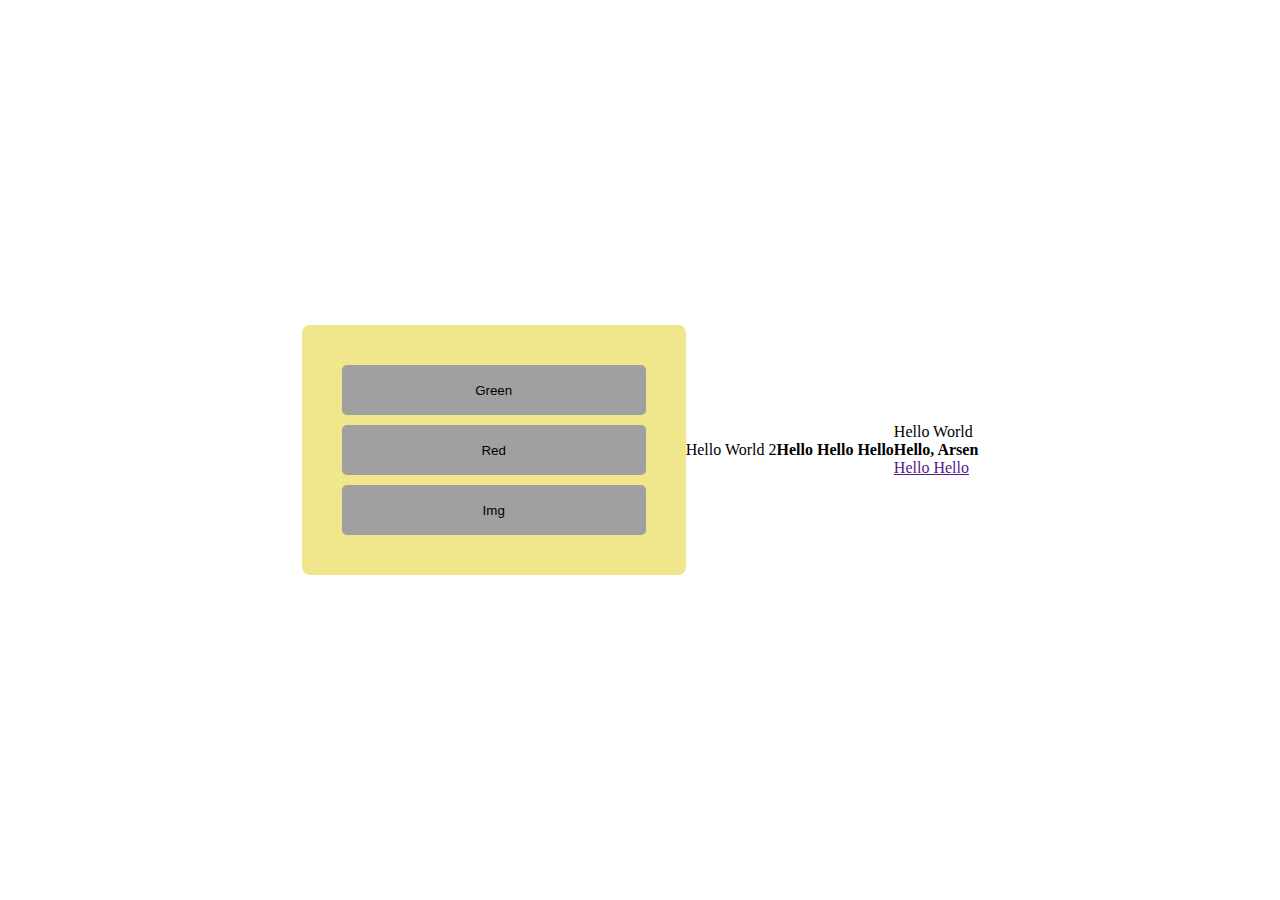
<file: Project 10/index.html>
<!DOCTYPE html>
<html lang="en">
<head>
    <meta charset="UTF-8">
    <meta http-equiv="X-UA-Compatible" content="IE=edge">
    <meta name="viewport" content="width=device-width, initial-scale=1.0">
    <title>Document</title>
    <link rel="stylesheet" href="./style.css">
</head>
<body>
    <main>
        <button class="item" id="green">Green</button>  <!-- нашли Green. И хотим узнать, кто стоит перед ней. Кнопка.previousSibling -->
        <button class="item" id="red">Red</button>
        <button class="item" id="img">Img</button>
    </main>

    <p class="text">Hello World 2</p>
    <h4 class="title">Hello Hello Hello</h4>

    <div class="item-1"> 
        <p class="text">Hello World</p>
        <h4 class="title">Hello, Arsen</h4>
        <a href="">Hello Hello</a>
    </div>

        

    <script src="./script.js"></script>
</body>
</html>
</file>
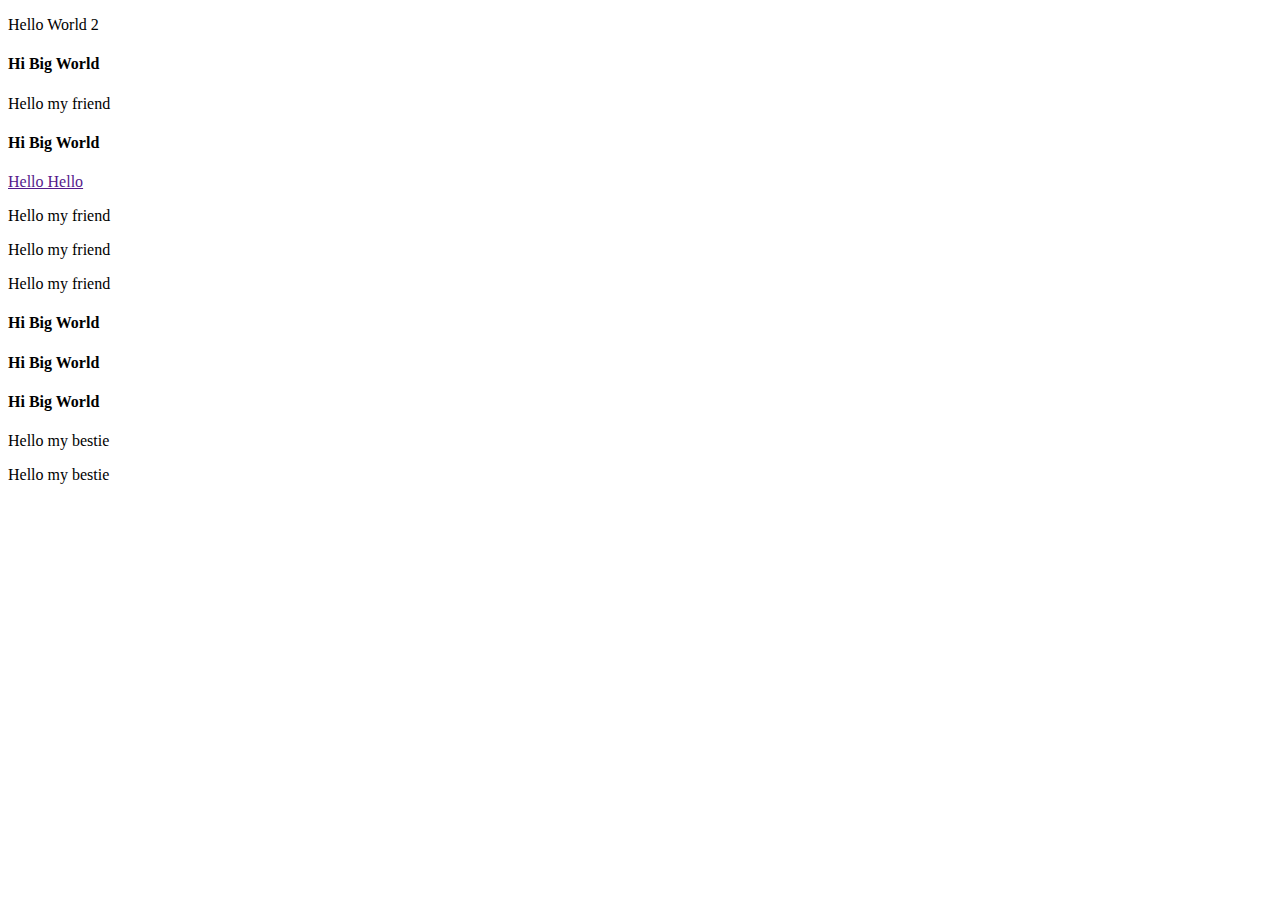
<file: Project 11/index.html>
<!DOCTYPE html>
<html lang="en">
<head>
    <meta charset="UTF-8">
    <meta http-equiv="X-UA-Compatible" content="IE=edge">
    <meta name="viewport" content="width=device-width, initial-scale=1.0">
    <title>Document</title>
</head>
<body>
    
    <p class="text">Hello World 2</p>
    <h4 class="title">Hello Hello Hello</h4>

    <div class="item-1"> 
        <p class="text">Hello World</p>
        <h4 class="title">Hello, Arsen</h4>
        <a href="">Hello Hello</a>
        <p class="text">Hello World</p>
        <p class="text">Hello World</p>
        <p class="text">Hello World</p>
    </div>

    <h4 class="title">Hello, Ruslan</h4>
    <h4 class="title">Hello, Arsen</h4>
    <h4 class="title">Hello, Alena</h4>

    <div class="item-2">
        <p class="text">Hello World</p>
        <p class="text">Hello World</p>
    </div>

    <script src="./script.js"></script>
</body>
</html>
</file>
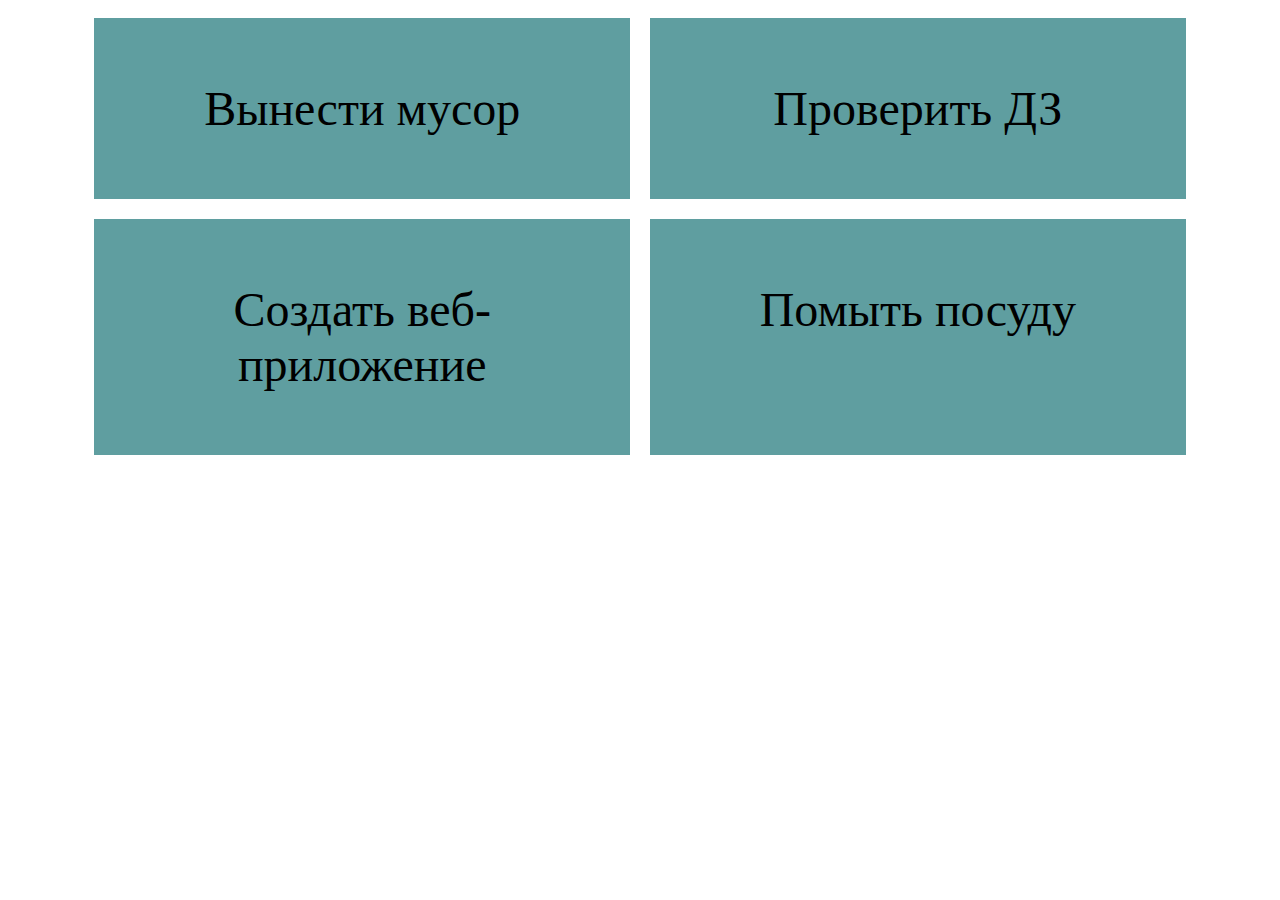
<file: project 14/index.html>
<!DOCTYPE html>
<html lang="en">
<head>
    <meta charset="UTF-8">
    <meta http-equiv="X-UA-Compatible" content="IE=edge">
    <meta name="viewport" content="width=device-width, initial-scale=1.0">
    <title>Document</title>
    <link rel="stylesheet" href="./style.css">
</head>
<body>
    <main class="main block">
        
    </main>


    <script src="./script.js"></script>
</body>
</html>
</file>
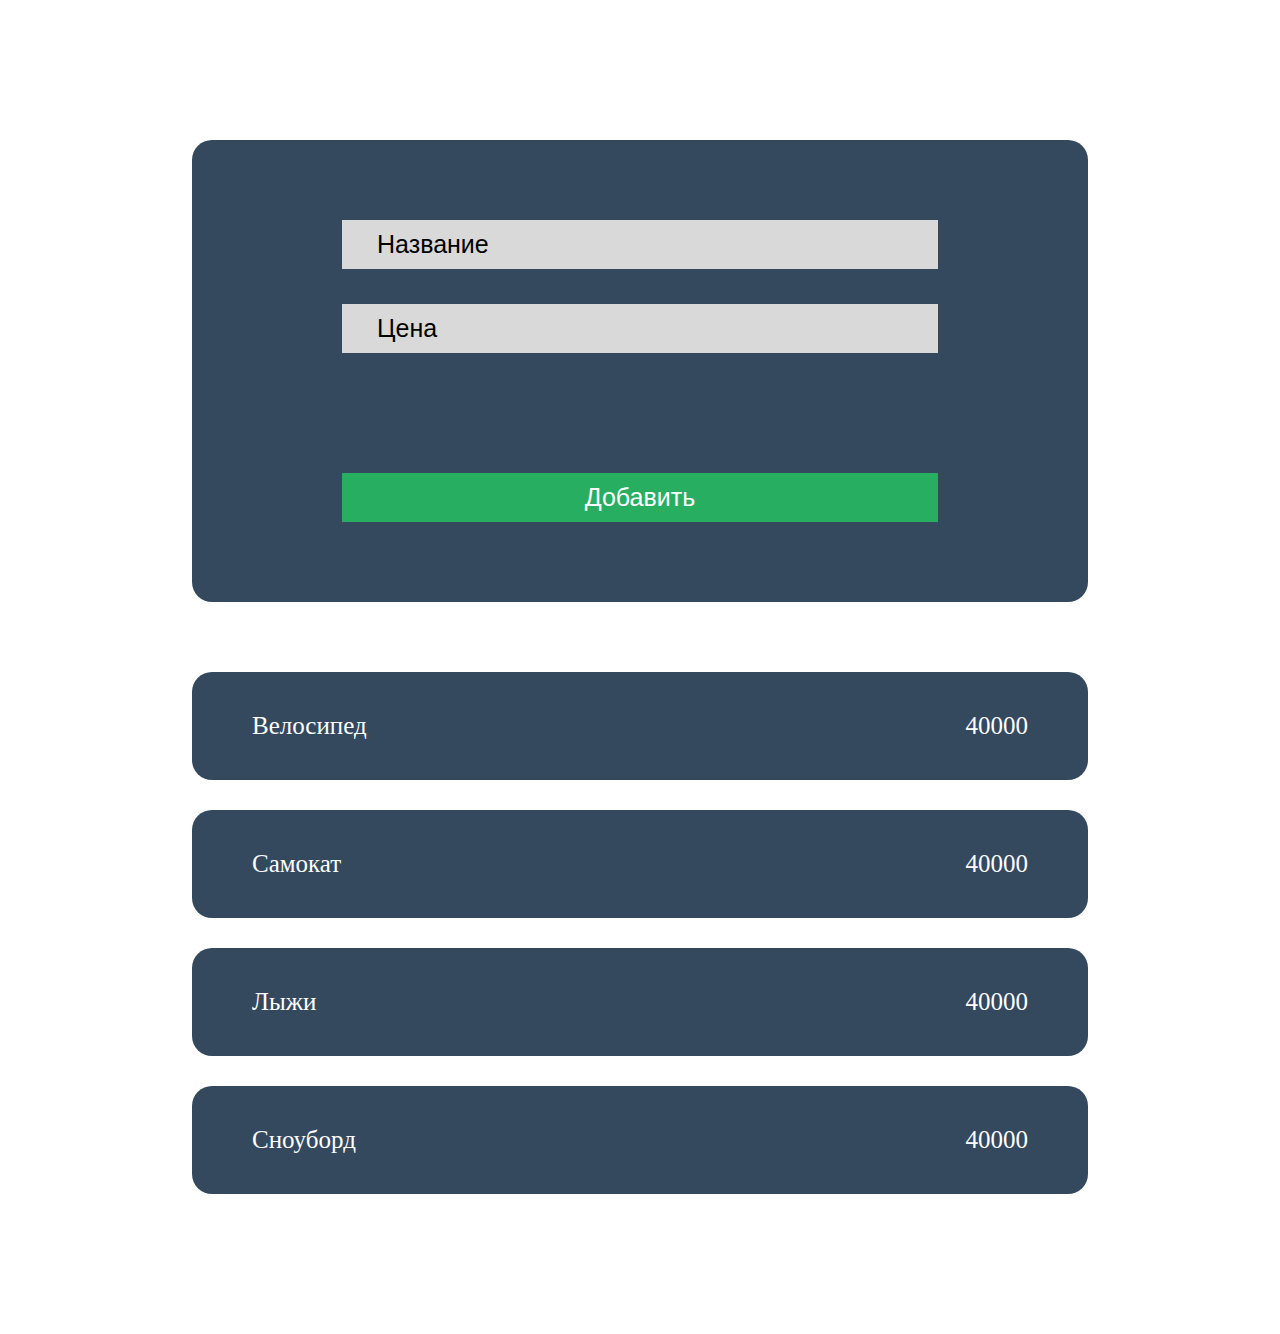
<file: project 15/index.html>
<!DOCTYPE html>
<html lang="en">
<head>
    <meta charset="UTF-8">
    <meta http-equiv="X-UA-Compatible" content="IE=edge">
    <meta name="viewport" content="width=, initial-scale=1.0">
    <title>Shop</title>
    <link rel="stylesheet" href="./style.css">
</head>
<body>
    <main>
        <div class="form-wrapper">
            <form class="product-form">
            <input type="text" placeholder="Название" name = "product-name" required>
            <input type="number" placeholder="Цена" name="product-price" required id="">
            <input type="submit" placeholder="" value="Добавить">
        </form>
        </div>
        
        <div class="products-wrapper">
         
   
    </div>

    </main>
    <script src="./script.js"></script>
</body>
</html>
</file>
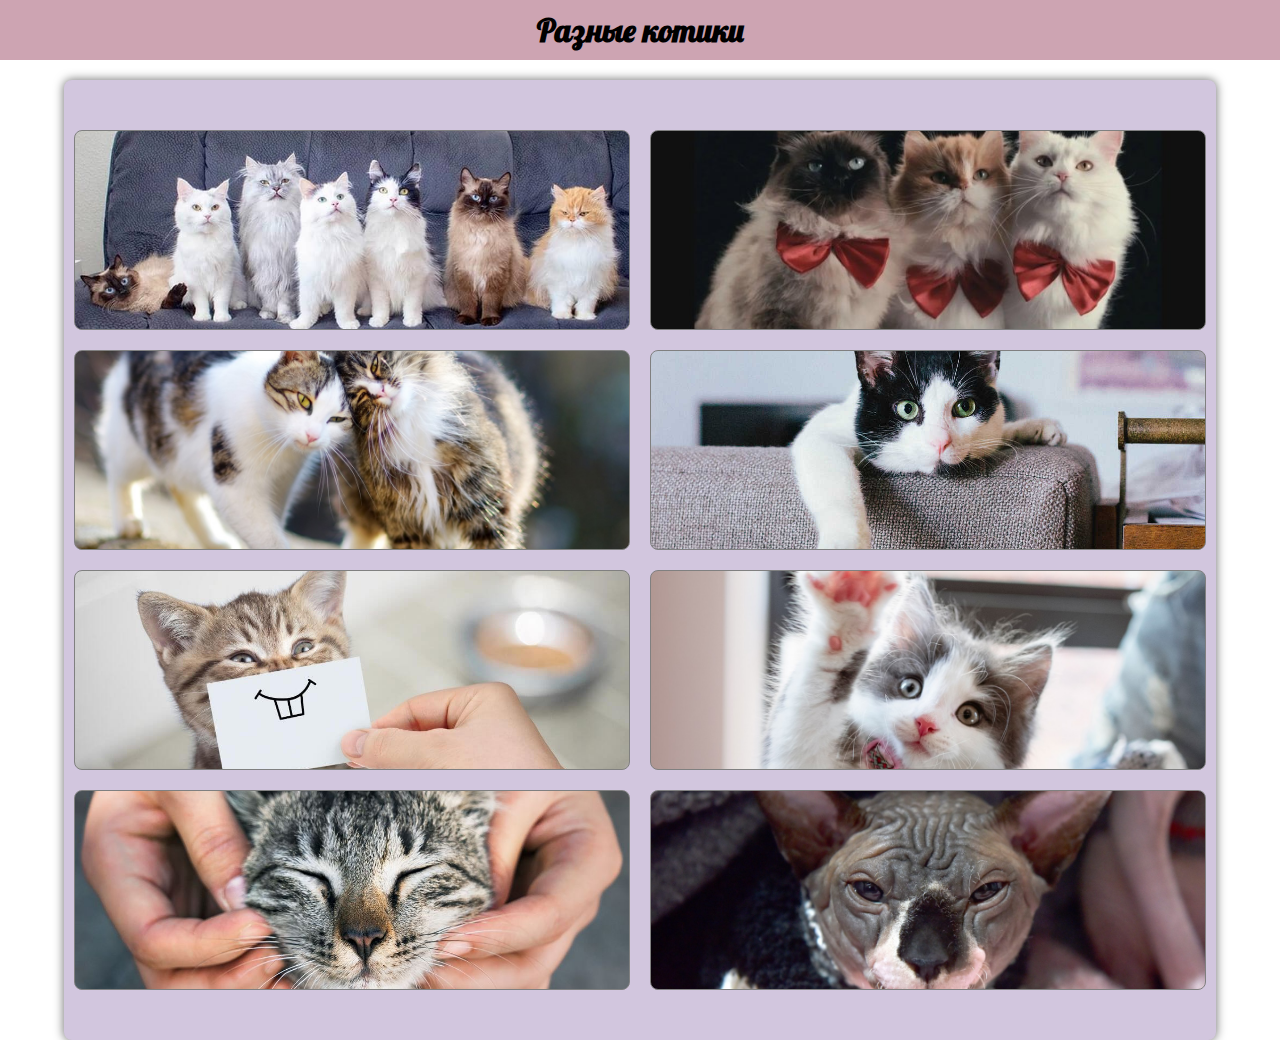
<file: Project 2/index.html>
<!DOCTYPE html>
<html lang="en">
<head>
    <meta charset="UTF-8">
    <meta http-equiv="X-UA-Compatible" content="IE=edge">
    <meta name="viewport" content="width=device-width, initial-scale=1.0">
    <title>Document</title>
    <link rel="preconnect" href="https://fonts.googleapis.com">
    <link rel="preconnect" href="https://fonts.gstatic.com" crossorigin>
    <link href="https://fonts.googleapis.com/css2?family=Lobster&display=swap" rel="stylesheet">
    <link rel="stylesheet" href="./style/style.css">
    <link rel="stylesheet" href="./media.css">
</head>
<body>
    <header>
        <h1>Разные котики</h1>
    </header>
    <main>
        <div class="item-1"></div>
        <div class="item-2"></div>
        <div class="item-3"></div>
        <div class="item-4"></div> 
        <div class="item-5"></div> 
        <div class="item-6"></div> 
        <div class="item-7"></div> 
        <div class="item-8"></div> 
    </main>
</body>
</html>
</file>
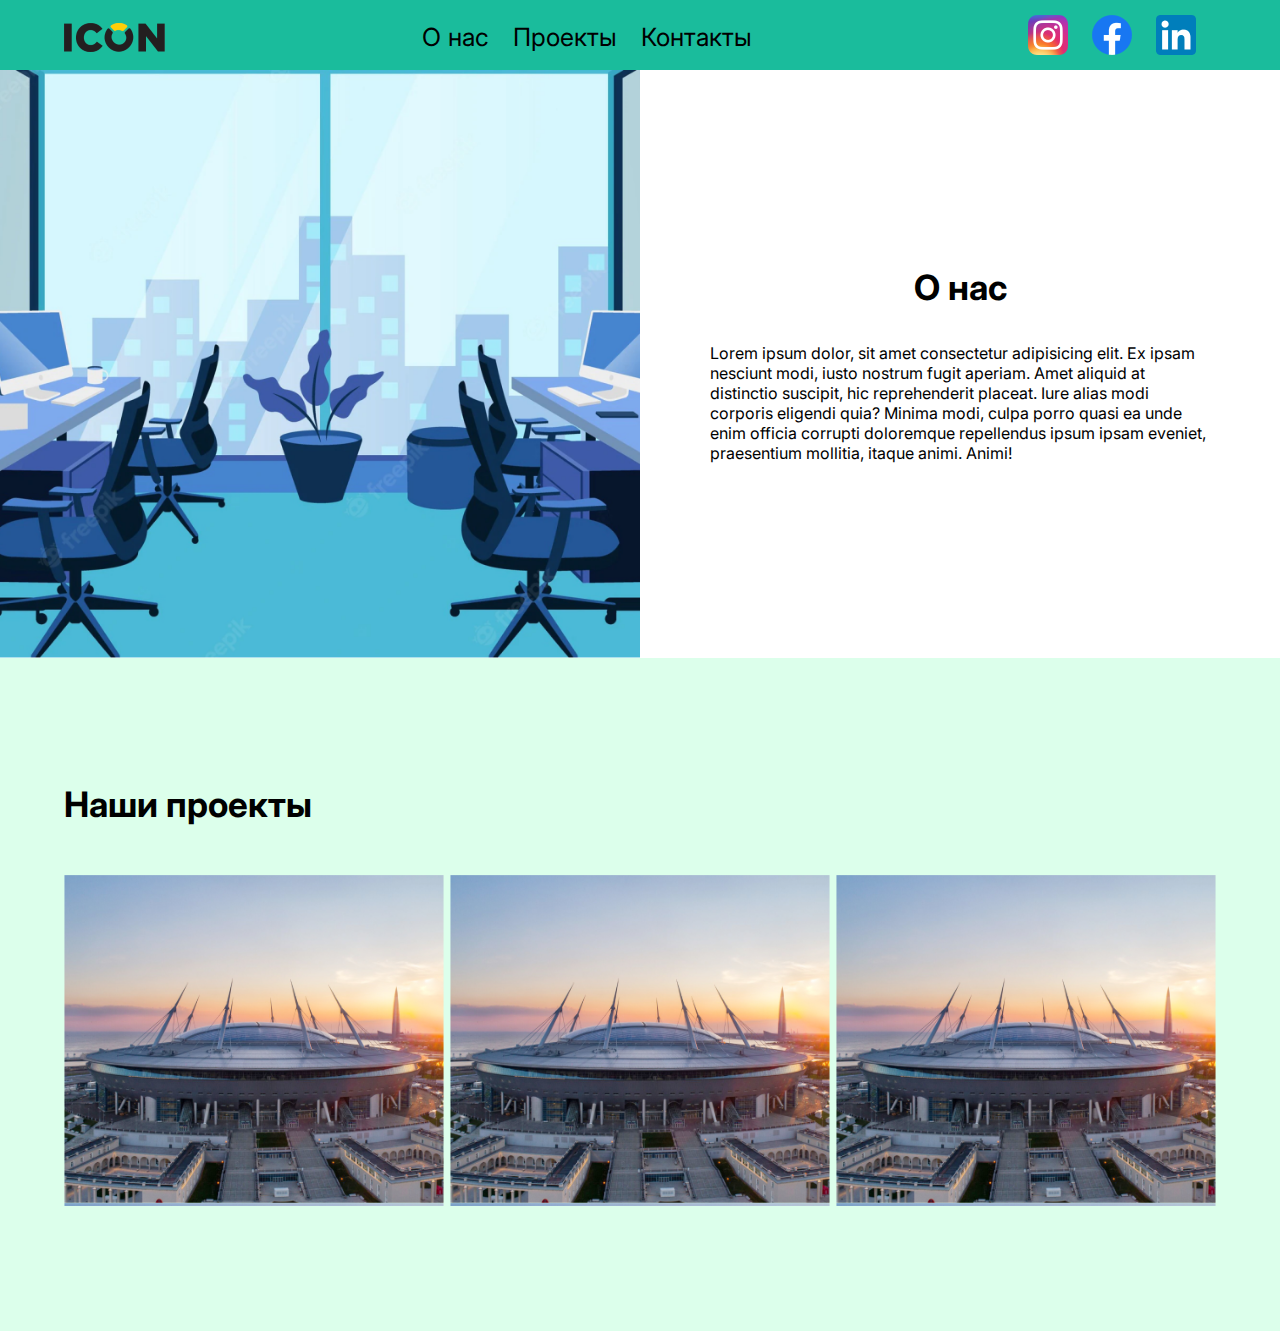
<file: Project 3/index.html>
<!DOCTYPE html>
<html lang="en">

<head>
    <meta charset="UTF-8">
    <meta http-equiv="X-UA-Compatible" content="IE=edge">
    <meta name="viewport" content="width=device-width, initial-scale=1.0">
    <title>Document</title>
    <link rel="preconnect" href="https://fonts.googleapis.com">
    <link rel="preconnect" href="https://fonts.gstatic.com" crossorigin>
    <link href="https://fonts.googleapis.com/css2?family=Inter&display=swap" rel="stylesheet">
    <link rel="stylesheet" href="./style.css">
</head>

<body>
    <header class="header">
        <!-- header {}, .header {} -->
        <div class="header-wrapper">
            <img src="./images/logo.png" alt="">
            <nav>
                <a href="#">О нас</a>
                <a href="#">Проекты</a>
                <a href="#">Контакты</a>
            </nav>
            <div class="social-icons">
                <img class="social-icon" src="./images/inst.png" alt="">
                <img class="social-icon" src="./images/facebook.png" alt="">
                <img class="social-icon" src="./images/linkedin.png" alt="">
            </div>
        </div>
    </header>
    <!-- О нас -->

    <section class="intro">
        <img class="intro-img" src="./images/image 5.png" alt="">
        <div class="intro-info">
            <h1 class="intro-title">О нас</h1>
            <p class="intro-descr">Lorem ipsum dolor, sit amet consectetur adipisicing elit. Ex ipsam nesciunt modi,
                iusto nostrum fugit aperiam. Amet aliquid at distinctio suscipit, hic reprehenderit placeat. Iure alias
                modi corporis eligendi quia? Minima modi, culpa porro quasi ea unde enim officia corrupti doloremque
                repellendus ipsum ipsam eveniet, praesentium mollitia, itaque animi. Animi!</p>
        </div>
    </section>

    <!-- Проекты -->
    <section class="projects">

        <div class="projects-wrapper">
            <h2 class="projects-title">Наши проекты</h2>
            <div class="projects-list">
                <!-- <img src="./images/project-img.png" alt="" class="project-img">
                <img src="./images/project-img.png" alt="" class="project-img">
                <img src="./images/project-img.png" alt="" class="project-img"> -->
                <div class="project">
                    <div class="project-hover">
                        <h3 class="project-title">Arena</h3>
                        <p class="project-descr">Lorem ipsum dolor sit amet consectetur adipisicing elit. Error,
                            laudantium sed soluta alias nulla sequi inventore earum harum maiores. Nam.</p>
                    </div>
                </div>
                <div class="project">
                    <div class="project-hover">
                        <h3 class="project-title">Arena</h3>
                        <p class="project-descr">Lorem ipsum dolor sit amet consectetur adipisicing elit. Error,
                            laudantium sed soluta alias nulla sequi inventore earum harum maiores. Nam.</p>
                    </div>
                </div>
                <div class="project">
                    <div class="project-hover">
                        <h3 class="project-title">Arena</h3>
                        <p class="project-descr">Lorem ipsum dolor sit amet consectetur adipisicing elit. Error,
                            laudantium sed soluta alias nulla sequi inventore earum harum maiores. Nam.</p>
                    </div>
                </div>
            </div>
        </div>

    </section>
</body>

</html>

<!-- 
    figma.com - зарегистрироваться
    ctrl+shift+R
    header - щапка сайта, чаще всего здесь размещена навигационная панель
    nav - оборачивает навигационные ссылки
    a - anchor - якорь или ссылка. 
 -->
</file>
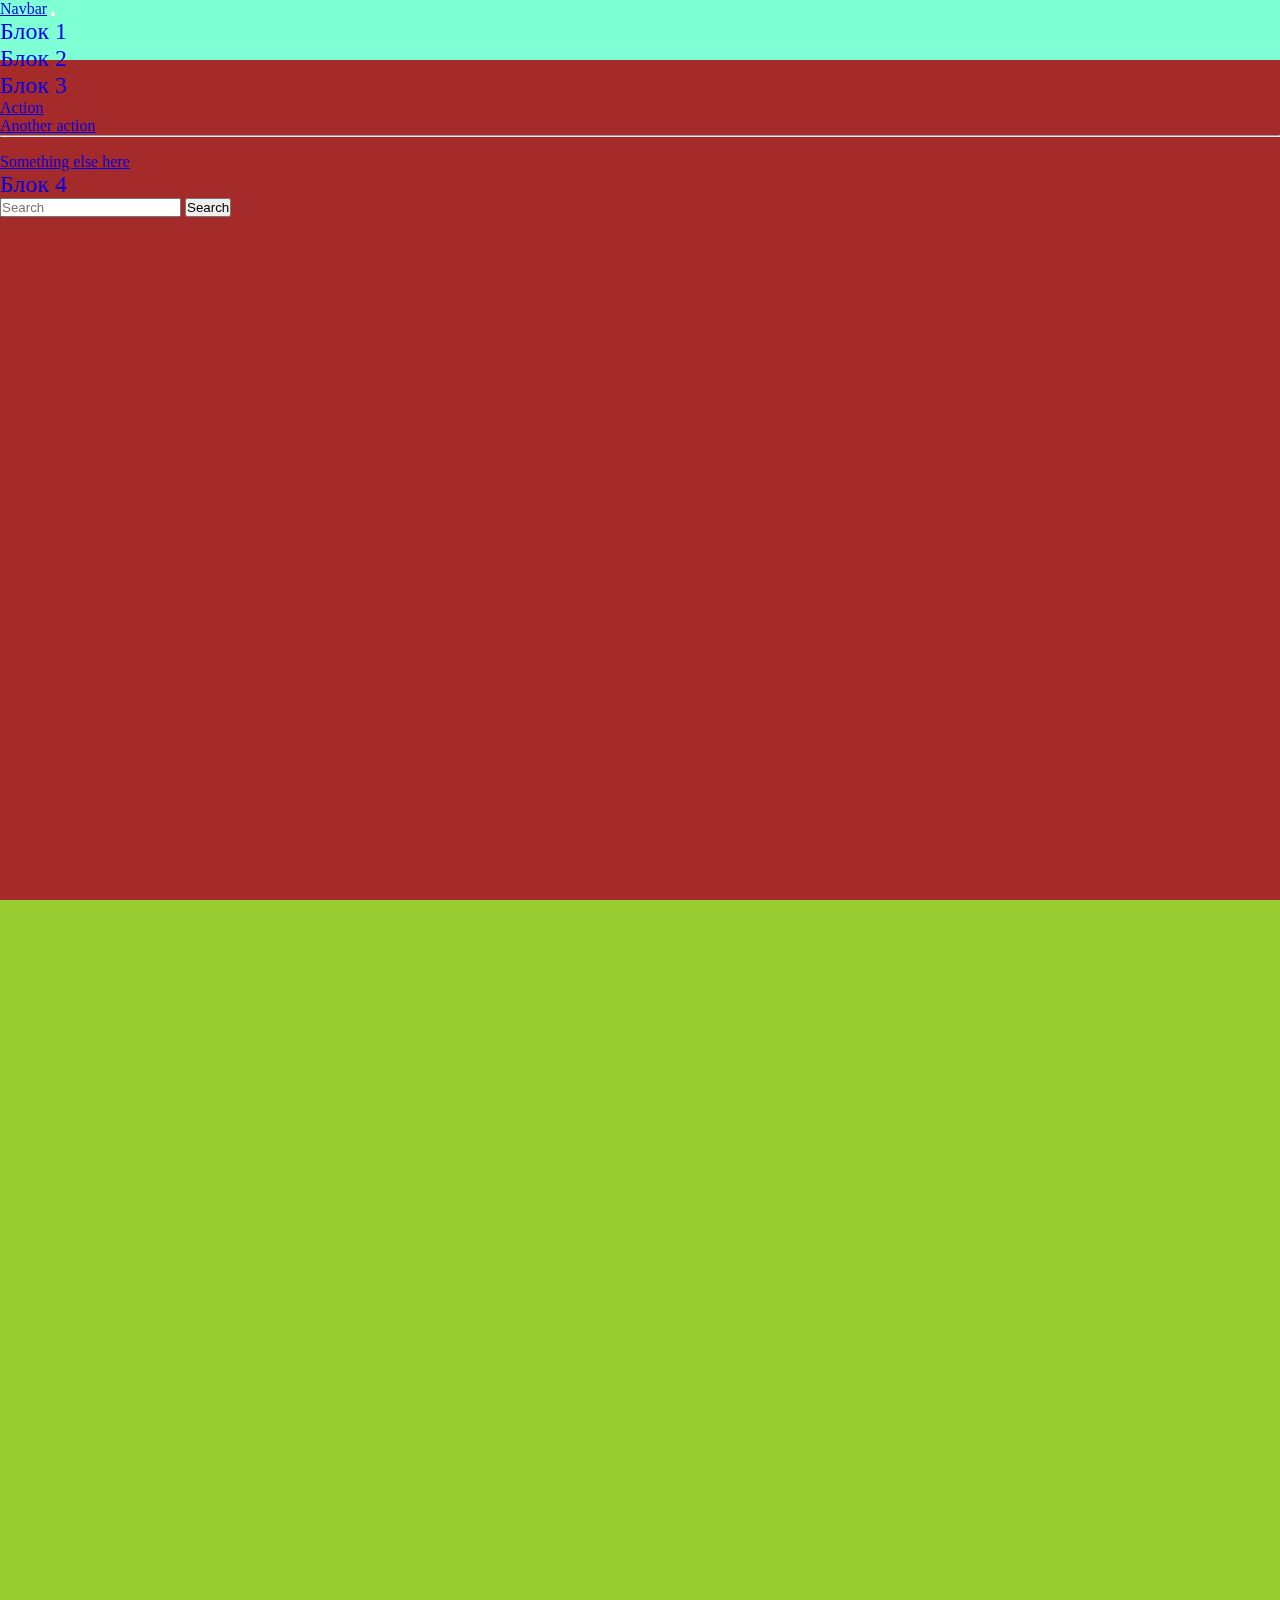
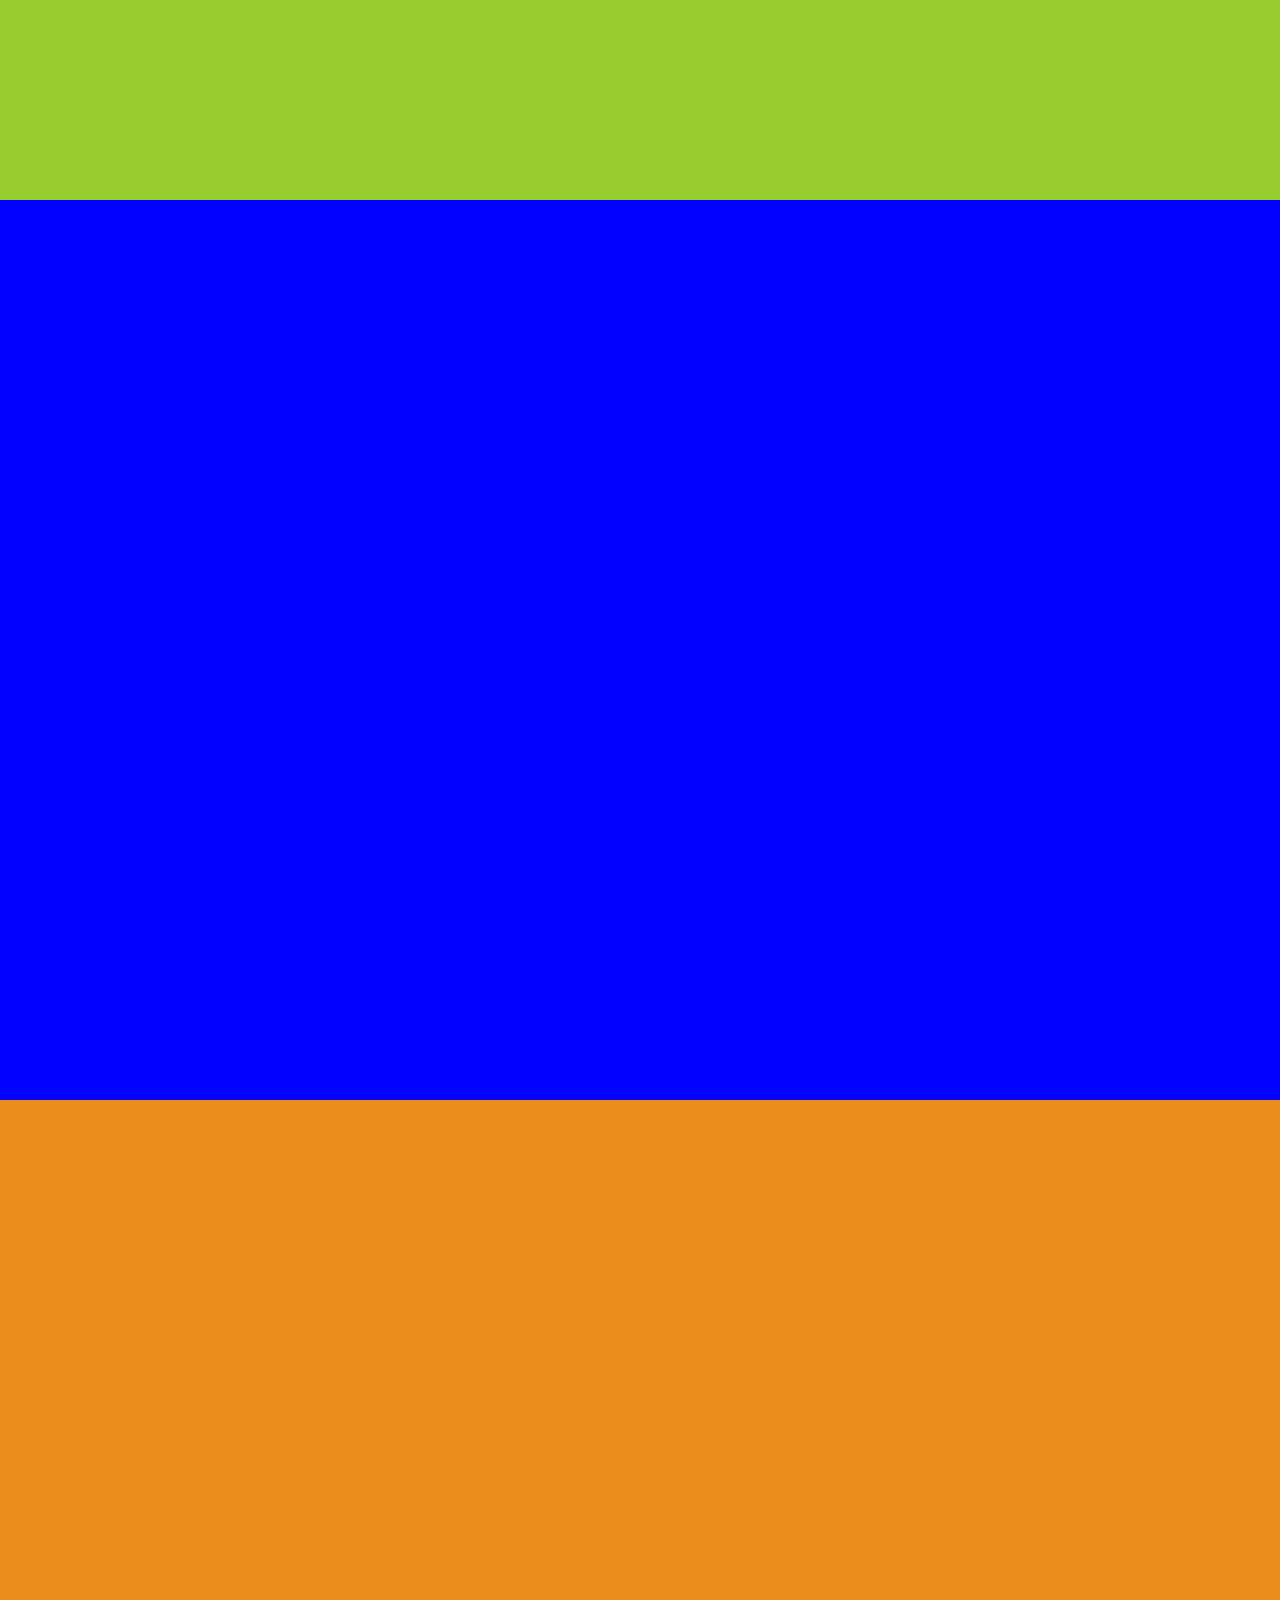
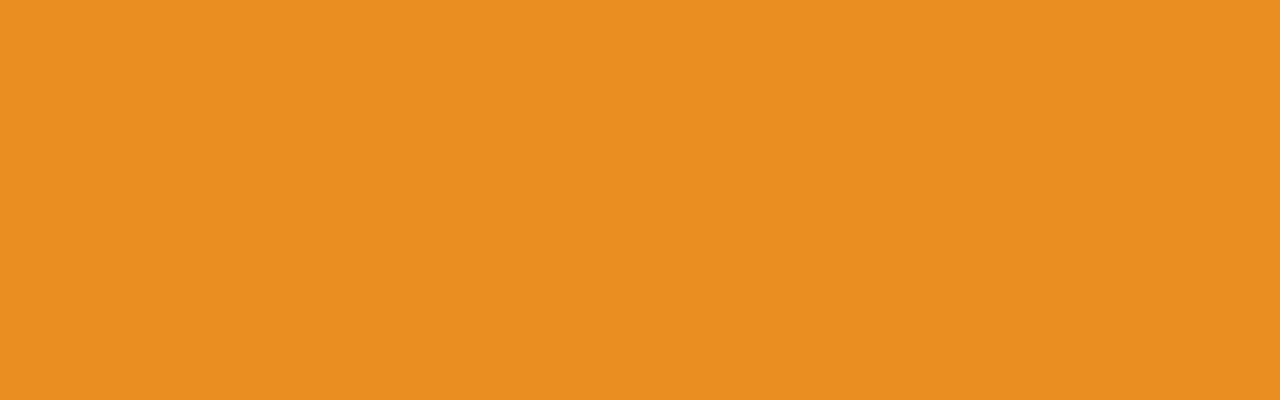
<file: Project 4/index.html>
<!DOCTYPE html>
<html lang="en">
<head>
    <meta charset="UTF-8">
    <meta http-equiv="X-UA-Compatible" content="IE=edge">
    <meta name="viewport" content="width=device-width, initial-scale=1.0">
    <title>Document</title>
    <link href="https://cdn.jsdelivr.net/npm/bootstrap@5.2.2/dist/css/bootstrap.min.css" rel="stylesheet" integrity="sha384-Zenh87qX5JnK2Jl0vWa8Ck2rdkQ2Bzep5IDxbcnCeuOxjzrPF/et3URy9Bv1WTRi" crossorigin="anonymous">
    <link rel="stylesheet" href="./style.css">
</head>
<body>
    <header> 
        <nav class="navbar navbar-expand-lg navbar-dark bg-dark">
            <div class="container-fluid">
              <a class="navbar-brand" href="#">Navbar</a>
              <button class="navbar-toggler" type="button" data-bs-toggle="collapse" data-bs-target="#navbarSupportedContent" aria-controls="navbarSupportedContent" aria-expanded="false" aria-label="Toggle navigation">
                <span class="navbar-toggler-icon"></span>
              </button>
              <div class="collapse navbar-collapse" id="navbarSupportedContent">
                <ul class="navbar-nav me-auto mb-2 mb-lg-0">
                  <li class="nav-item">
                    <a class="nav-link active" aria-current="page" href="#block-1">Блок 1</a>
                  </li>
                  <li class="nav-item">
                    <a class="nav-link" href="#block-2">Блок 2</a>
                  </li>
                  <li class="nav-item dropdown">
                    <a class="nav-link dropdown-toggle" href="#block-3" role="button" data-bs-toggle="dropdown" aria-expanded="false">
                      Блок 3
                    </a>
                    <ul class="dropdown-menu">
                      <li><a class="dropdown-item" href="#">Action</a></li>
                      <li><a class="dropdown-item" href="#">Another action</a></li>
                      <li><hr class="dropdown-divider"></li>
                      <li><a class="dropdown-item" href="#">Something else here</a></li>
                    </ul>
                  </li>
                  <li class="nav-item">
                    <a class="nav-link" href="#block-4">Блок 4</a>
                  </li>
                </ul>
                <form class="d-flex" role="search">
                  <input class="form-control me-2" type="search" placeholder="Search" aria-label="Search">
                  <button class="btn btn-outline-success" type="submit">Search</button>
                </form>
              </div>
            </div>
          </nav>
    </header>
    <main>
        <section class="item item-1" id="block-1"></section>
        <section class="item item-2" id="block-2"></section>
        <section class="item item-3" id="block-3"></section>
        <section class="item item-4" id="block-4"></section>
    </main>
    <script src="https://cdn.jsdelivr.net/npm/bootstrap@5.2.2/dist/js/bootstrap.bundle.min.js" integrity="sha384-OERcA2EqjJCMA+/3y+gxIOqMEjwtxJY7qPCqsdltbNJuaOe923+mo//f6V8Qbsw3" crossorigin="anonymous"></script>
</body>
</html>
</file>
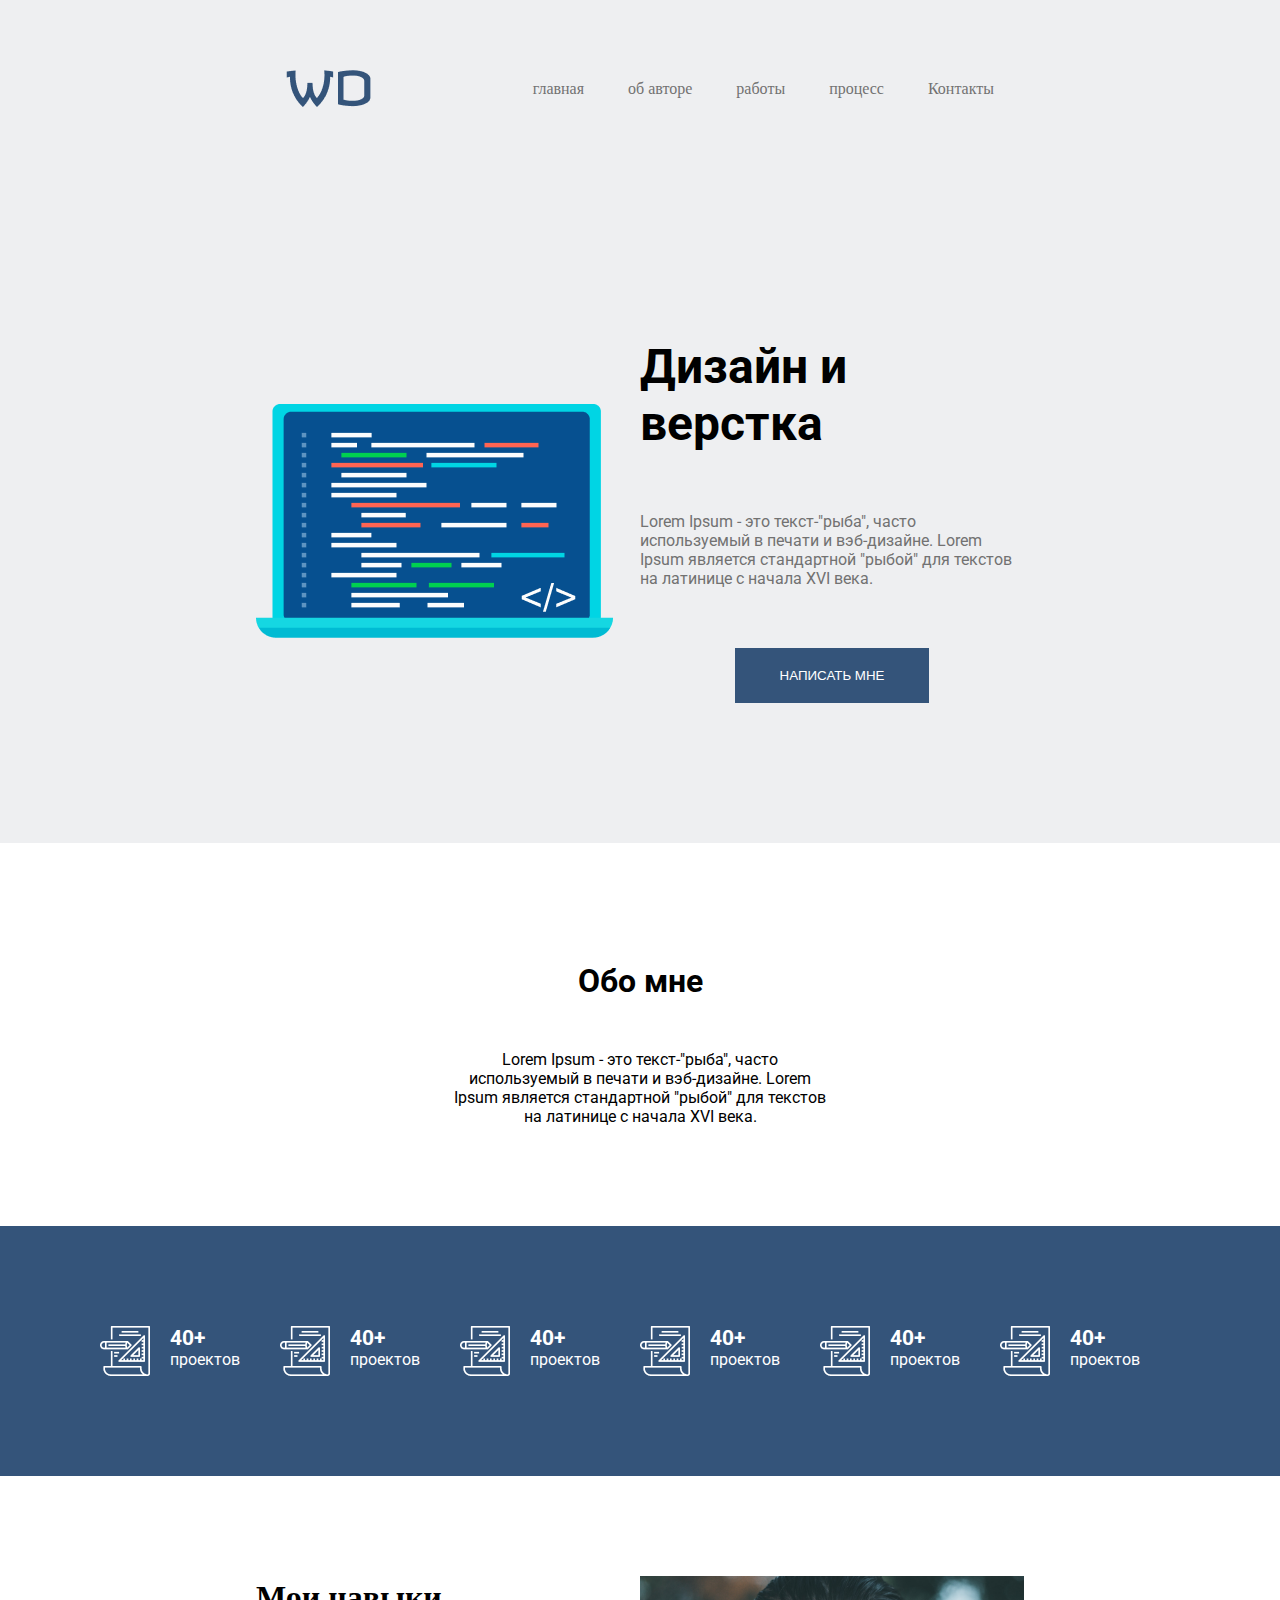
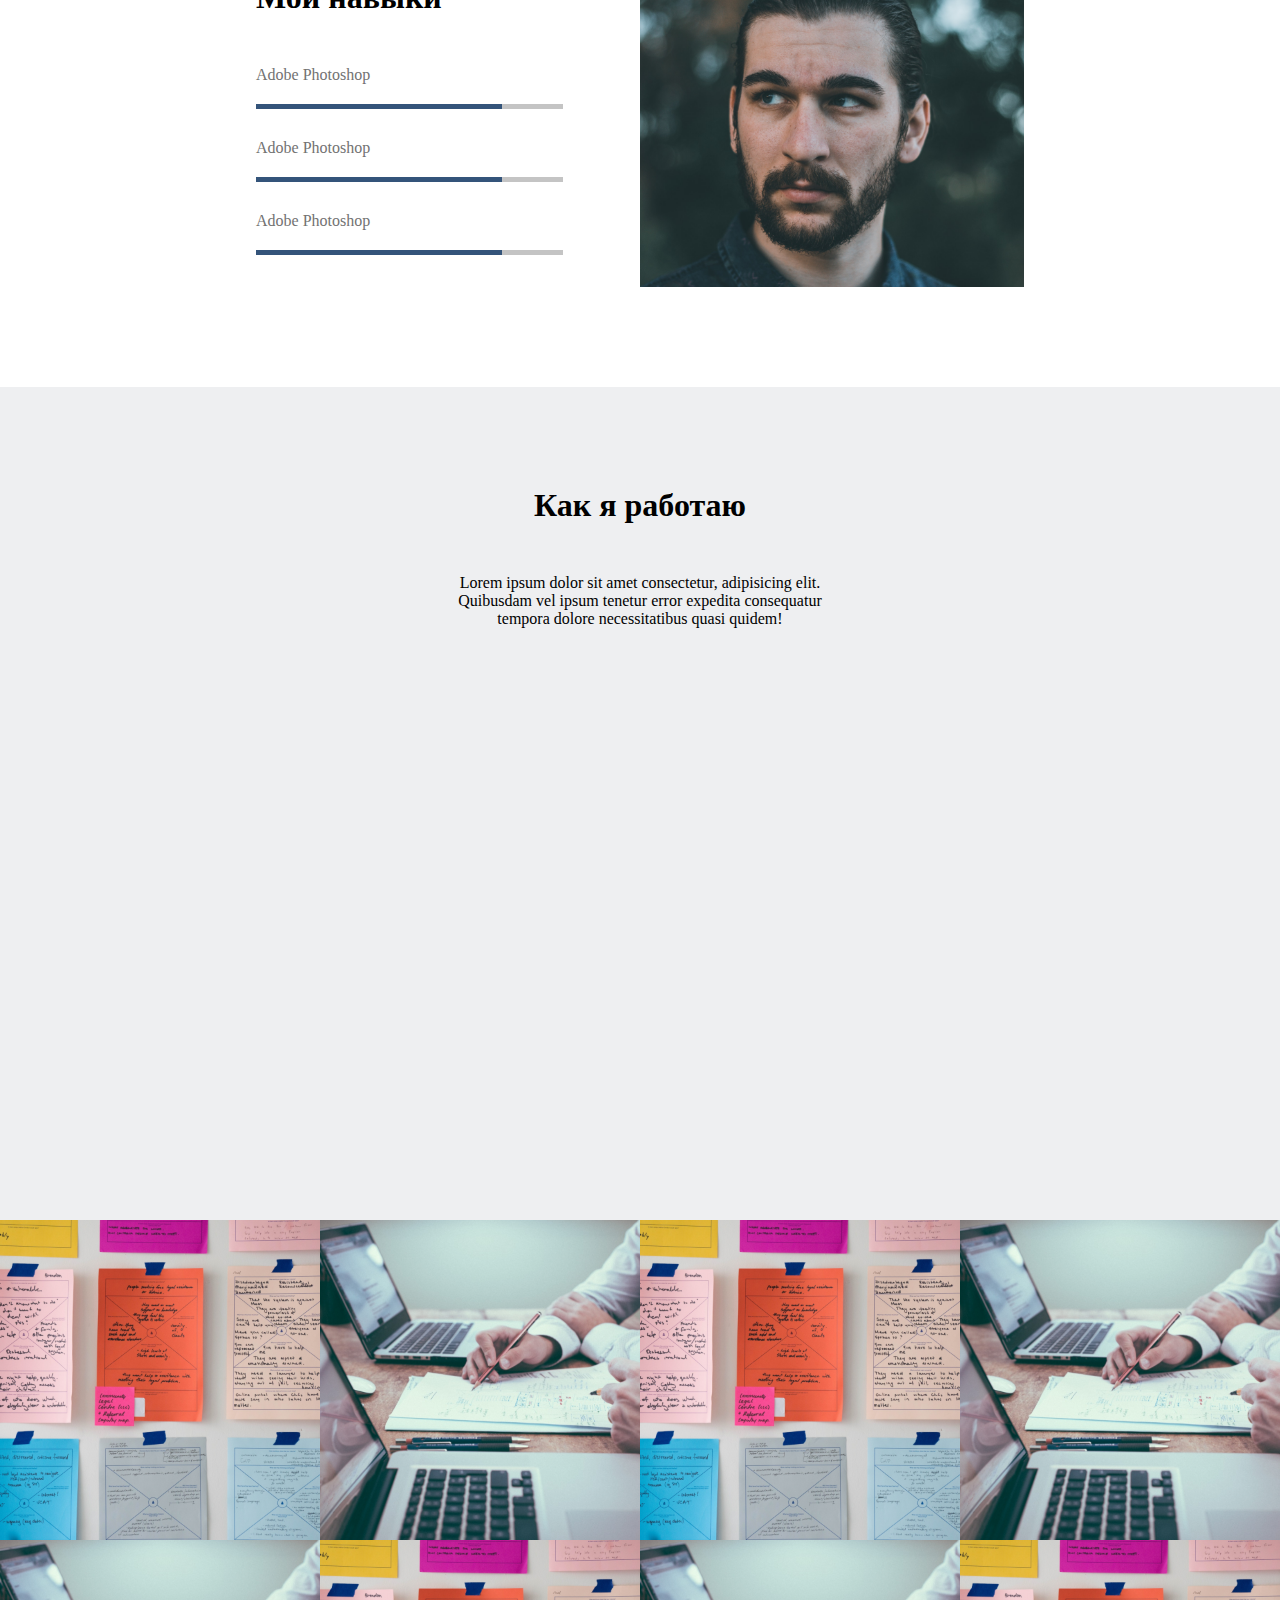
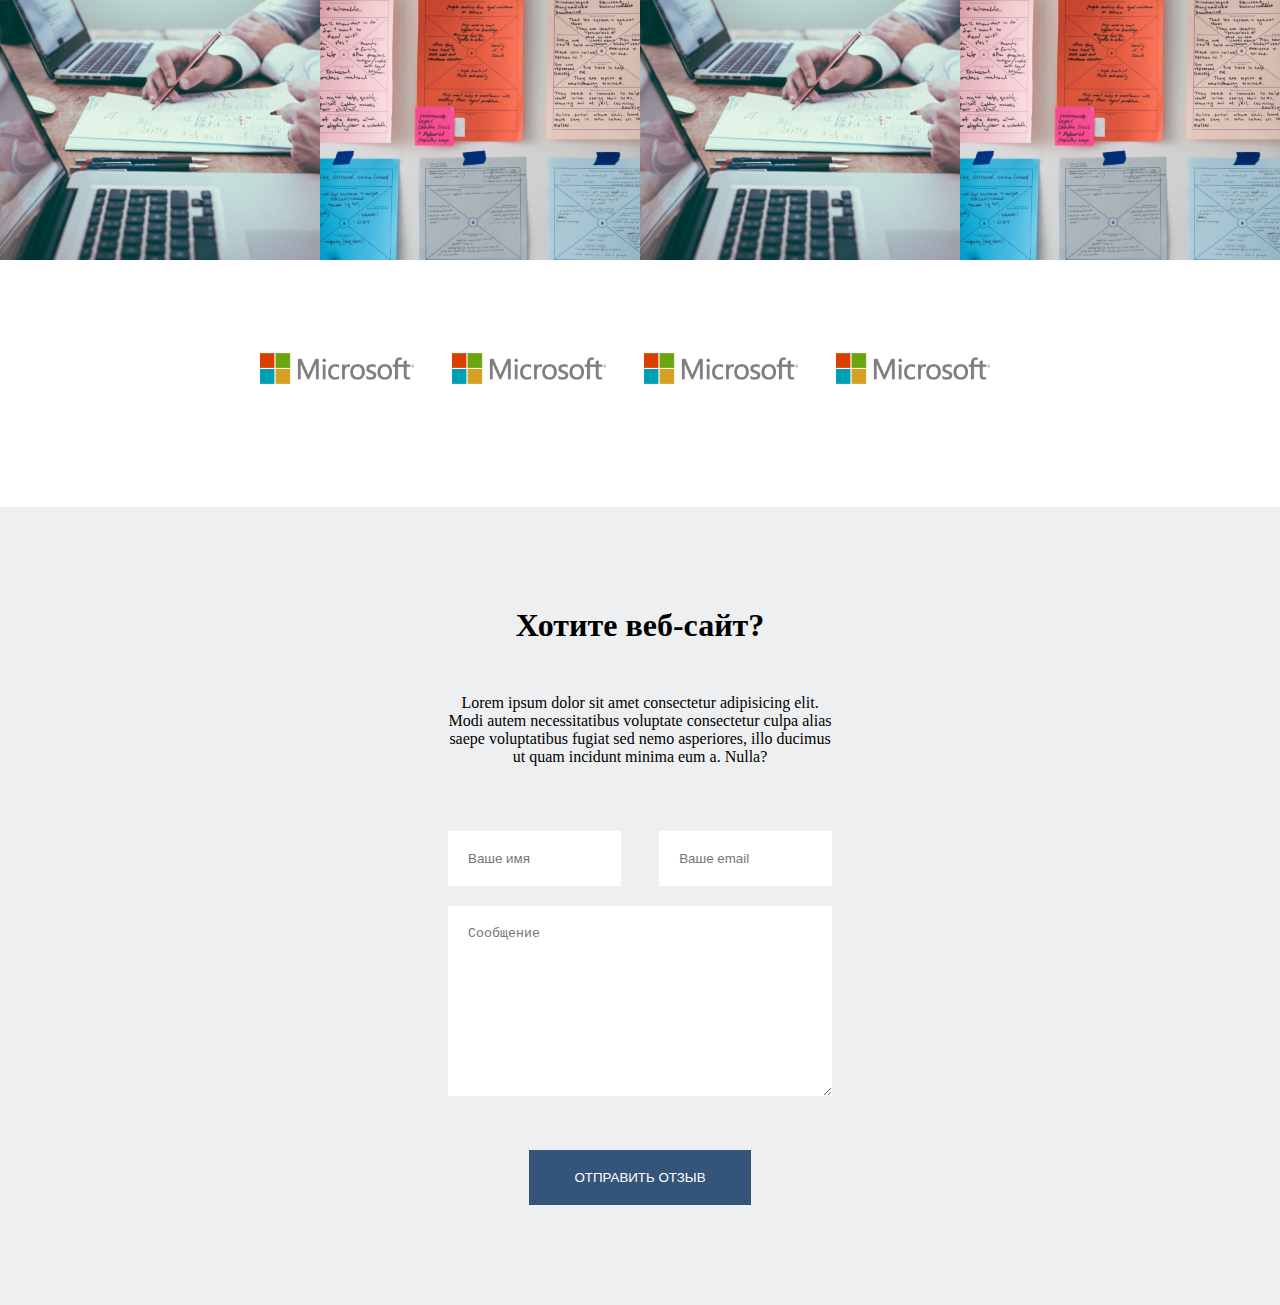
<file: project 5/index.html>
<!DOCTYPE html>
<html lang="en">

<head>
    <meta charset="UTF-8">
    <meta http-equiv="X-UA-Compatible" content="IE=edge">
    <meta name="viewport" content="width=device-width, initial-scale=1.0">
    <title>Form</title>
    <link href="https://fonts.googleapis.com/css2?family=Roboto&display=swap" rel="stylesheet">
    <link rel="stylesheet" href="./style.css">
</head>

<body>


    <header class="header">
        <div class="header-wrapper">
            <div class="header-top">
            <img src="./images/WD.png" alt="" class="logo">
            <div class="link">
            <nav>
                <a href="#">главная</a>
                <a href="#">об авторе</a>
                <a href="#">работы</a>
                <a href="#">процесс</a>
                <a href="#">Контакты</a>
            </nav>
            </div>
        </div>
        </div>

    </header>

<section class="main-target">
    <div class="block1">
    <img src="./images/Frame.png" alt="">
    <div class="r-block">
        <h1>Дизайн и верстка</h1>
        <p>Lorem Ipsum - это текст-"рыба", часто используемый в печати и вэб-дизайне. Lorem Ipsum является стандартной "рыбой" для текстов на латинице с начала XVI века.</p>
        <input type="submit" value="Написать мне">
    </div>
</div>


</section>
    <section class="about-me">
        <div class="aboutme-wrapper">
        <h2 class="about-title">Обо мне</h2>
        <p class="about-text">Lorem Ipsum - это текст-"рыба", часто используемый в печати и вэб-дизайне. Lorem Ipsum
            является стандартной "рыбой" для текстов на латинице с начала XVI века.
        </p>
        </div>
    </section>



    <section class="objects">
        <div class="pencil">
            <img src="./images/Group.png" class="office" alt="">
            <div class="project-text">
                <h3 class="plus">40+</h3>
                <p class="plus-project">проектов</p>
            </div>
        </div>
        <div class="pencil">
            <img src="./images/Group.png" class="office" alt="">
            <div class="project-text">
                <h3 class="plus">40+</h3>
                <p class="plus-project">проектов</p>
            </div>
        </div>
        <div class="pencil">
            <img src="./images/Group.png" class="office" alt="">
            <div class="project-text">
                <h3 class="plus">40+</h3>
                <p class="plus-project">проектов</p>
            </div>
        </div>
        <div class="pencil">
            <img src="./images/Group.png" class="office" alt="">
            <div class="project-text">
                <h3 class="plus">40+</h3>
                <p class="plus-project">проектов</p>
            </div>
        </div>
        <div class="pencil">
            <img src="./images/Group.png" class="office" alt="">
            <div class="project-text">
                <h3 class="plus">40+</h3>
                <p class="plus-project">проектов</p>
            </div>
        </div>
        <div class="pencil">
            <img src="./images/Group.png" class="office" alt="">
            <div class="project-text">
                <h3 class="plus">40+</h3>
                <p class="plus-project">проектов</p>
            </div>
        </div>
    </section>

    <section class="skills">
        <div class="skills-wrapper">
            <div class="skills-info">
                <h4 class="skills-title">Мои навыки</h4>
                <div class="skill">
                    <p class="skill-name">Adobe Photoshop</p>
                    <div class="skill-scale">
                        <div class="skill-scale-internal"></div>
                    </div>
                </div>
                <div class="skill">
                    <p class="skill-name">Adobe Photoshop</p>
                    <div class="skill-scale">
                        <div class="skill-scale-internal"></div>
                    </div>
                </div>
                <div class="skill">
                    <p class="skill-name">Adobe Photoshop</p>
                    <div class="skill-scale">
                        <div class="skill-scale-internal"></div>
                    </div>
                </div>
            </div>
            <img class="skill-image" src="./images/avatar.png" alt="">
        </div>
    </section>

    <section class="process">
        <h5 class="process-title">Как я работаю</h5>
        <p class="process-descr">Lorem ipsum dolor sit amet consectetur, adipisicing elit. Quibusdam vel ipsum tenetur
            error expedita consequatur tempora dolore necessitatibus quasi quidem!</p>
        <iframe class="process-video" src="https://www.youtube.com/embed/TeVx53E_n3I" title="YouTube video player"
            frameborder="0"
            allow="accelerometer; autoplay; clipboard-write; encrypted-media; gyroscope; picture-in-picture"
            allowfullscreen></iframe>
    </section>

    <section class="projects">
        <div class="projects-item sticker">
            <div class="projects-item-hover">
                <img src="./images/eye.png" alt="">
            </div>
        </div>
        <div class="projects-item laptop">
            <div class="projects-item-hover">
                <img src="./images/eye.png" alt="">
            </div>
        </div>
        <div class="projects-item sticker">
            <div class="projects-item-hover">
                <img src="./images/eye.png" alt="">
            </div>
        </div>
        <div class="projects-item laptop">
            <div class="projects-item-hover">
                <img src="./images/eye.png" alt="">
            </div>
        </div>
        <div class="projects-item laptop">
            <div class="projects-item-hover">
                <img src="./images/eye.png" alt="">
            </div>
        </div>
        <div class="projects-item sticker">
            <div class="projects-item-hover">
                <img src="./images/eye.png" alt="">
            </div>
        </div>
        <div class="projects-item laptop">
            <div class="projects-item-hover">
                <img src="./images/eye.png" alt="">
            </div>
        </div>
        <div class="projects-item sticker">
            <div class="projects-item-hover">
                <img src="./images/eye.png" alt="">
            </div>
        </div>

    </section>


    <section class="microsoft">
        <div class="microsoft-wrapper">
            <img src="./images/microsoft.png" alt="">
            <img src="./images/microsoft.png" alt="">
            <img src="./images/microsoft.png" alt="">
            <img src="./images/microsoft.png" alt="">
        </div>
    </section>
    <section class="form">
        <h6 class="form-title">Хотите веб-сайт?</h4>
            <p class="form-descr">Lorem ipsum dolor sit amet consectetur adipisicing elit. Modi autem necessitatibus
                voluptate consectetur culpa alias saepe voluptatibus fugiat sed nemo asperiores, illo ducimus ut quam
                incidunt minima eum a. Nulla?</p>

            <form>
                <div class="form-control">
                    <input type="text" placeholder="Ваше имя">
                    <input type="email" placeholder="Ваше email">
                </div>
                <textarea name="" id="" rows="10" placeholder="Сообщение"></textarea>
                <input type="submit" value="Отправить отзыв">
            </form>
    </section>

</body>

</html>

<!-- 
    ctrl + A - выделить все
    ctrl + K + F - форматировать код
    lorem30 - 
    submit - событие, которое происходит при отправке формы
    <form></form> - используется для создания формы, в которой пользователь 
    может заполнить данные
    <input type="text"> - текстовые данные
    <input type="number"> - только числовые и "e" - экспонента
    <input type="email" name="email"> - email, обязателен ввод @post.com
    <label for="email">Введите email</label> 
    <input type="password" value=""> - для паролей, отображаются точки
    <input type="color" name="" id=""> - для выбора цвета, отображается палитра
    <input type="checkbox" name="" id=""> - для выбора нескольких вариантов, галочки 
    <input type="date"> - дата
    <input type="datetime" name="" id=""> - дата и время
    <input type="file"> - загрузка файла
    <div>
    <input type="radio" name="sex" id=""> один из нескольких вариантов, пункты выбора
    <label for="sex">Female</label>
    <input type="radio" name="sex" id="">
    </div>
    <textarea name="" id="" cols="30" rows="10"></textarea> -
</file>
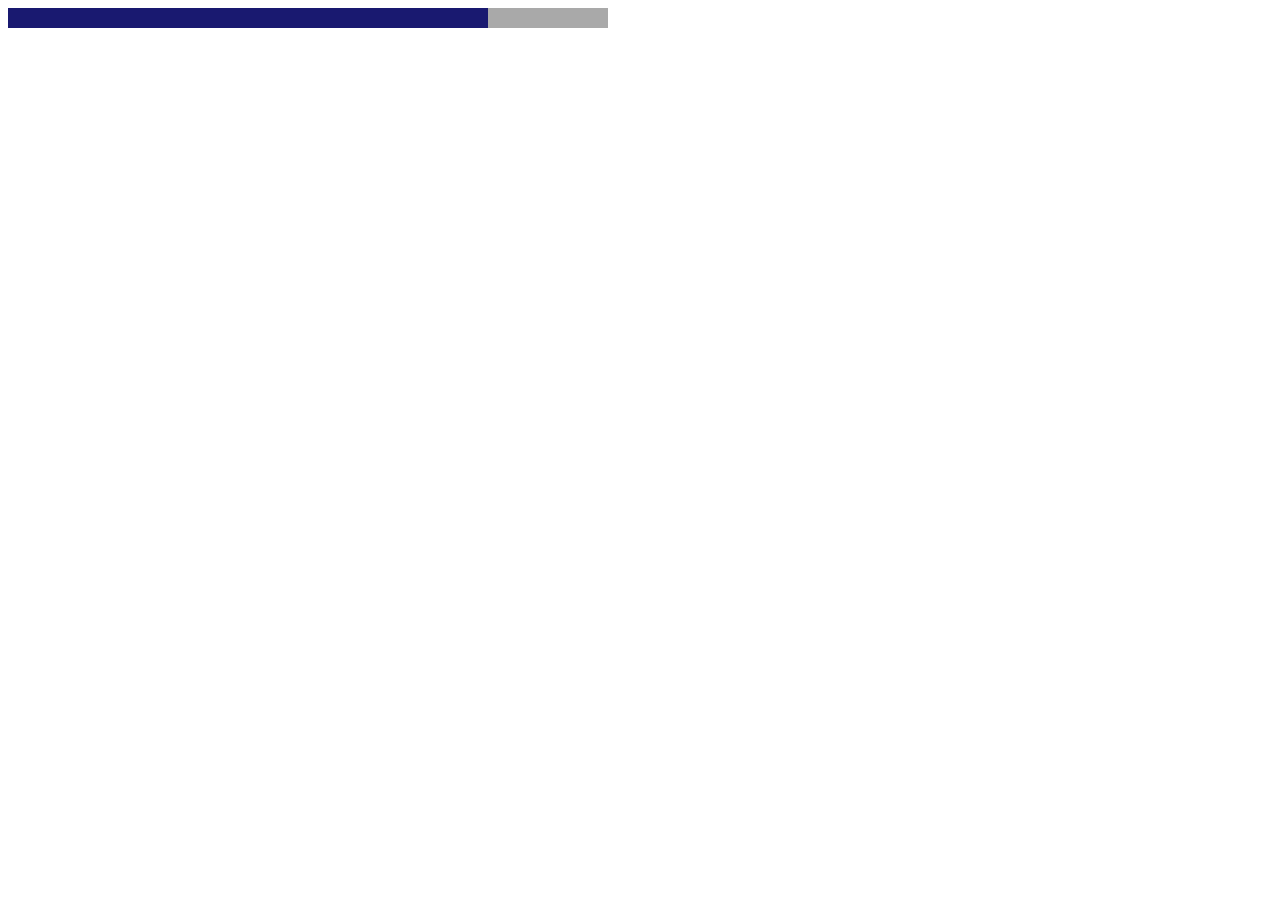
<file: Project 6/index.html>
<!DOCTYPE html>
<html lang="en">
<head>
    <meta charset="UTF-8">
    <meta http-equiv="X-UA-Compatible" content="IE=edge">
    <meta name="viewport" content="width=device-width, initial-scale=1.0">
    <title>Document</title>
    <link rel="stylesheet" href="./style.css">
</head>
<body>
    <main>
        <div class="skill-scale">
            <div class="skill-scale-internal">
                
            </div>
        </div>
    </main>

</body>
</html>
</file>
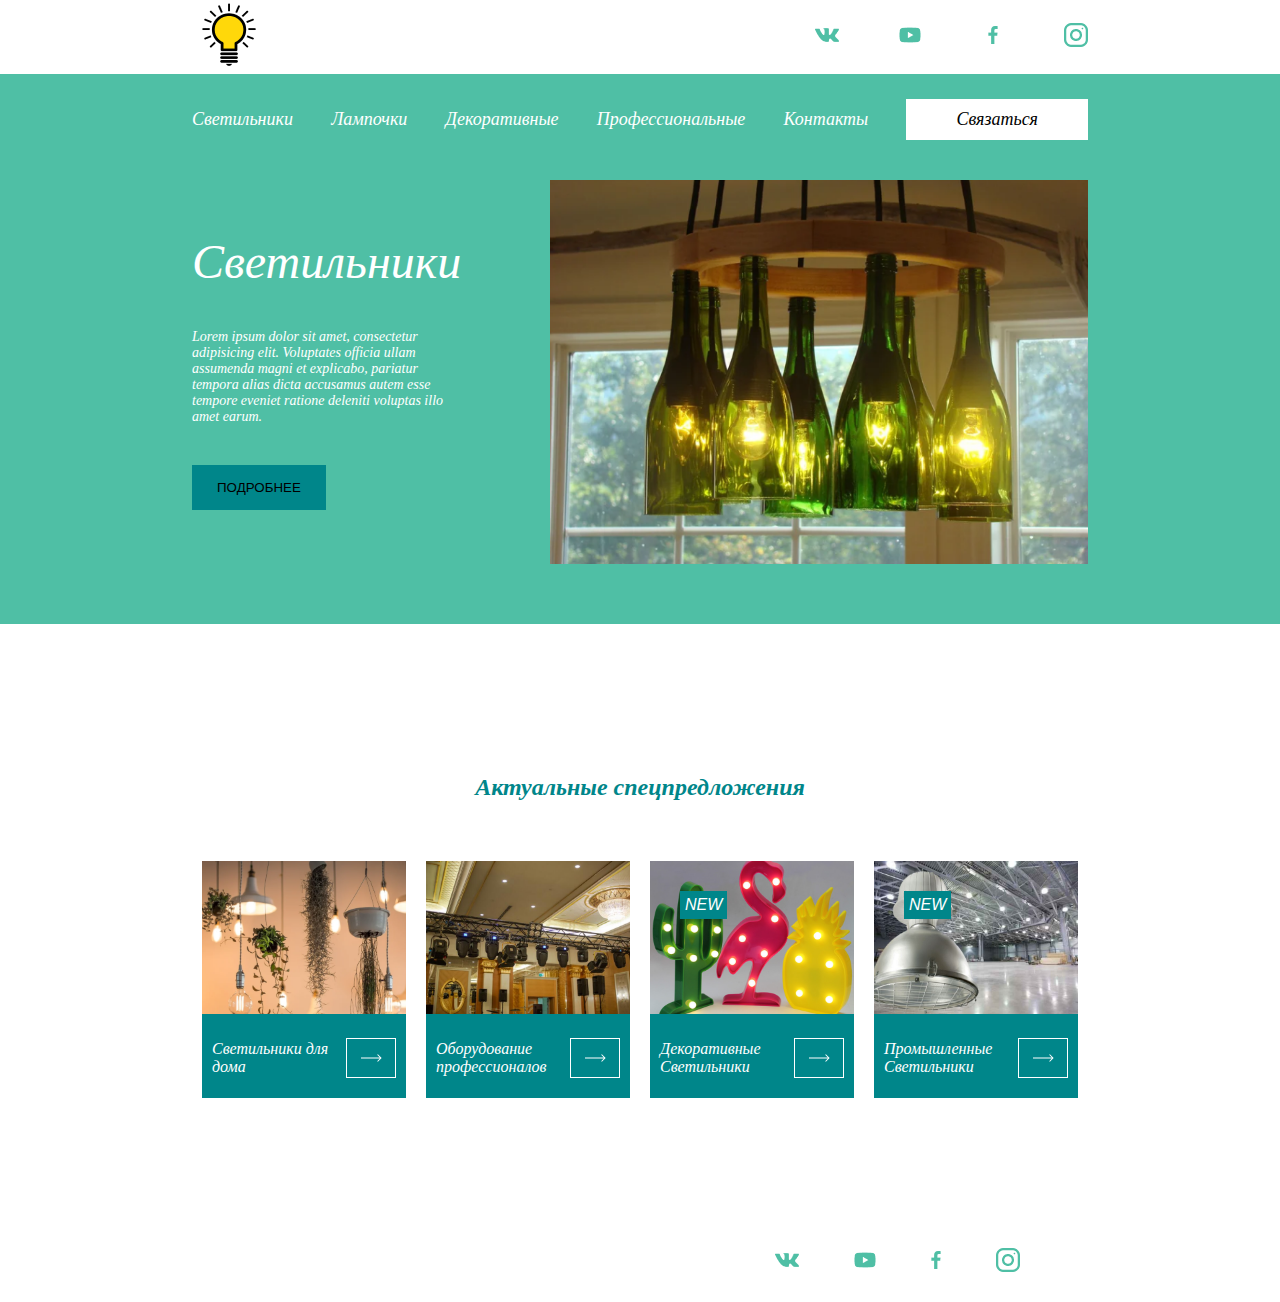
<file: Project 7/index.html>
<!DOCTYPE html>
<html lang="en">

<head>
    <meta charset="UTF-8">
    <meta http-equiv="X-UA-Compatible" content="IE=edge">
    <meta name="viewport" content="width=device-width, initial-scale=1.0">
    <title>Lamp</title>
    <link rel="stylesheet" href="./style/style.css">
    <link rel="stylesheet" href="./style/media.css">
</head>

<body>
    <header>
        <div class="wrapper header-wrapper">
            <img class="logo" src="./images/logo.png">
            <div class="header-icons">
                <img src="./images/vk.png" alt="" class="header-icon">
                <img src="./images/youtube.png" alt="" class="header-icon">
                <img src="./images/facebook.png" alt="" class="header-icon">
                <img src="./images/instagram.png" alt="" class="header-icon">
            </div>
        </div>
    </header>

    <section class="intro">
        <div class="wrapper intro-wrapper">
            <nav class="intro-nav">
                <a href="#" class="nav-link">Светильники</a>
                <a href="#" class="nav-link">Лампочки</a>
                <a href="#" class="nav-link">Декоративные</a>
                <a href="#" class="nav-link">Профессиональные</a>
                <a href="#" class="nav-link">Контакты</a>
                <a href="tel: +391831323" class="nav-link">Связаться</a>
            </nav>
            <div class="intro-info">
                <div class="intro-text">
                    <h1 class="intro-title">Светильники</h1>
                    <p class="intro-descr">Lorem ipsum dolor sit amet, consectetur adipisicing elit. Voluptates officia
                        ullam assumenda magni et explicabo, pariatur tempora alias dicta accusamus autem esse tempore
                        eveniet ratione deleniti voluptas illo amet earum.
                    </p>
                    <button class="intro-btn">Подробнее</button>
                </div>
                <img src="./images/lamps.png" alt="" class="intro-img">
            </div>
        </div>
    </section>

    <section class="special-offers">
        <h2>Актуальные спецпредложения</h2>

         <div class="all-offers">
            <div class="offers">
                <img src="./images/1.png" alt="" class="offers-image">
                <div class="descr">
                    <p class="descr-offer">
                        Светильники для дома
                    </p>
                    <img src="./images/arrow.png" alt="">
                </div>
                </div>
            <div class="offers">
                <img src="./images/2.png" alt="" class="offers-image">
                <div class="descr">
                    <p class="descr-offer">
                    Оборудование профессионалов
                    </p>
                    <img src="./images/arrow.png" alt="" >
                </div>
            </div>
            <div class="offers">
                <p class="new">NEW</p>
                <img src="./images/3.png" alt="" class="offers-image">
                <div class="descr">
                    <p class="descr-offer">
                        Декоративные Светильники
                    </p>
                    <img src="./images/arrow.png" alt="">
                </div>
            </div>
            <div class="offers">
                <p class="new">NEW</p>
                <img src="./images/4.png" alt="" class="offers-image">
                <div class="descr">
                    <p class="descr-offer">
                        Промышленные Светильники
                    </p>
                    <img src="./images/arrow.png" alt="">
                </div>
        </div>
    </div>
    </section>
    
    <footer>
             <div class="theend">
        <img src="./images/Vector (1).png" alt="" class = "theend-img">
        <img src="./images/Vector (2).png" alt="" class = "theend-img">
        <img src="./images/Vector (3).png" alt="" class = "theend-img">
        <img src="./images/./instagram (1).png" alt="" class = "theend-img"> 
            </div>
        </footer>
       
</body>

</html>
</file>
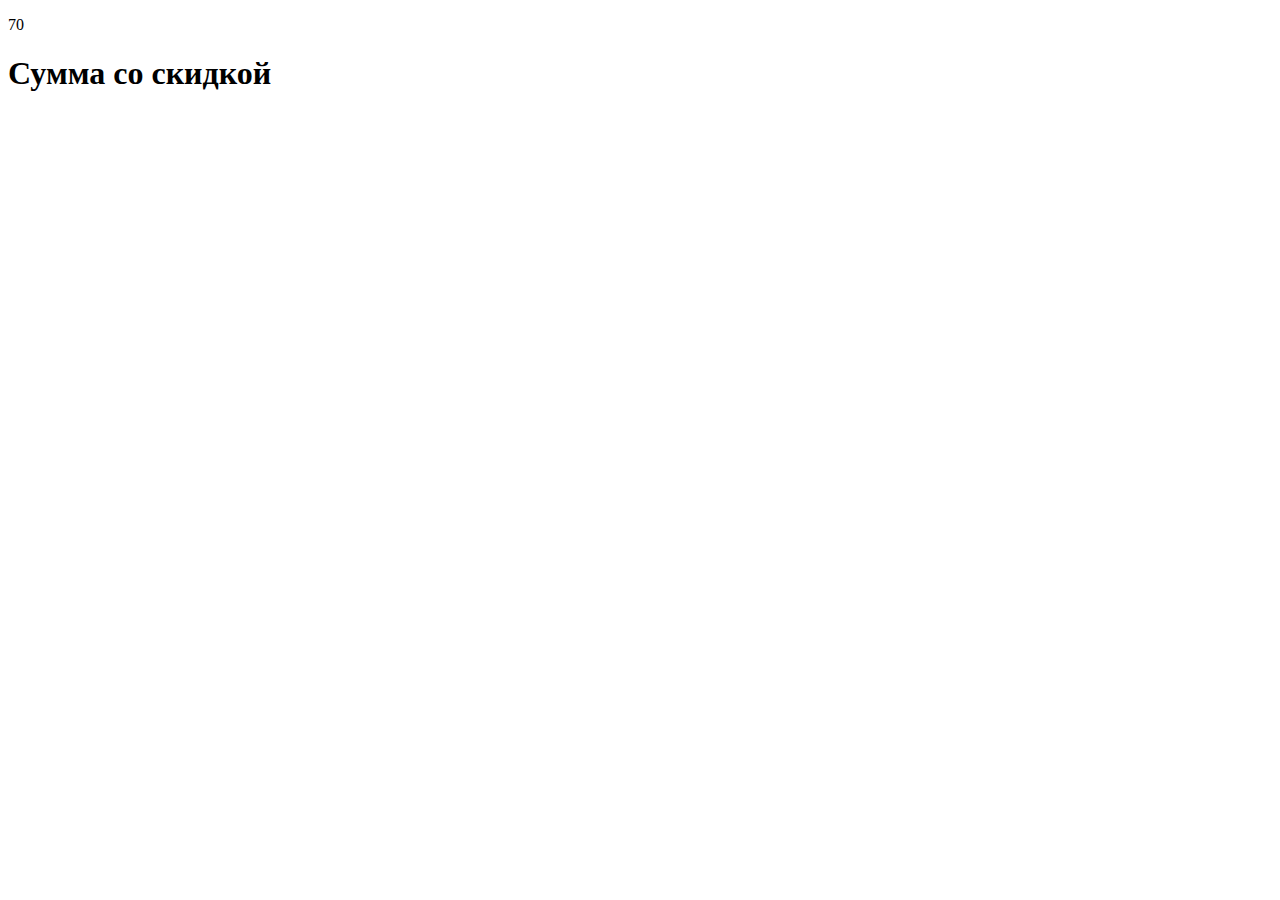
<file: project 9/index.html>
<!DOCTYPE html>
<html lang="en">
<head>
    <meta charset="UTF-8">
    <meta http-equiv="X-UA-Compatible" content="IE=edge">
    <meta name="viewport" content="width=device-width, initial-scale=1.0">
    <title>Document</title>
</head>
<body>

    <p class="item">70</p>

    <h1>Сумма со скидкой</h1>
    <script src="./script.js"></script>
</body>
</html>
</file>
<file: Project 10/style.css>
* {
    margin: 0;
    padding: 0;
    box-sizing: border-box; /* модель размера блоков. padding внутри элмента и не добавляет ему ширину и высоту */
}
body {
    height: 100vh; /* vh - view height. 1vh - одна сотая всей высоты браузреного окна. 100vh - вся высота */
    display: flex;
    justify-content: center;
    align-items: center;
}
main {
    width: 30%;
    background-color: khaki;
    padding: 40px;
    border-radius: 8px;

}
button {
    width: 100%;
    border: none;
    outline: none; /* при клике у input и button появляется граница. мы ее сбрасываем */
    height: 50px;
    border-radius: 5px;
    background-color: rgb(160, 160, 160);
}
button:not(:last-child) {
    margin-bottom: 10px;
}
button:hover {
    background-color: rgb(139, 139, 139); 
    cursor: pointer;  
   
}
</file>
<file: project 14/style.css>
.active {
    height:  100vh;
    background-color: bisque;
}
p{
    font-size: 48px;
    text-align: center;
}

.red {
    color: tomato;
}
main {
    display:flex;
    flex-wrap: wrap;
    justify-content: center;
}
.todo {
    background-color: cadetblue;
    margin: 10px;
    padding: 15px;
    width: 40%;
}
.line {
    text-decoration: line-through;
}
</file>
<file: project 15/style.css>
* {
    margin: 0;
    padding: 0;
    box-sizing: border-box;
}
main {
    padding: 140px 0;
}
.form-wrapper {
width: 70%;
margin: auto;
background-color: #34495e;
padding: 80px 150px;
border-radius: 20px;
}
input {
    padding: 10px 35px;
    border: none;
    outline: none;
    font-size: 25px;
}

input::placeholder {
    color: black;
}

.product-form {
    display: flex;
    flex-direction: column;
}
    
input[type="number"] {
        margin: 35px 0 120px;
 }
 input[type="text"], input[type="number"] {
    background-color: #d9d9d9;
 }

 input[type="submit"] {
    background-color: #27ae60;
    color: white;
 }

 /* products*/

 .products-wrapper {
    width: 70%;
    margin: 70px auto 0;
 }

 .product {
    display: flex;
    justify-content: space-between;
    padding: 40px 60px;
    background-color: #34495e;
    border-radius: 20px;
    color: white;
    font-size: 25px;
    
 }
 .product:not(:last-child) {
    margin-bottom: 30px;
 }
</file>
<file: Project 2/style/style.css>
* {
    margin: 0;
    box-sizing: border-box;
}
header {
    height: 60px;
    background-color: rgb(205, 164, 178);
    padding-top: 10px;
    margin-bottom: 20px;
}
body {
    font-family: 'Lobster', cursive;
}
h1 {
    text-align: center;
}

main {
    display: flex;
    flex-wrap: wrap;
    justify-content: center;
    background-color: rgb(210, 198, 222);
    width: 90%;
    margin: auto;
    padding: 40px 0;
    border-radius: 8px;
    box-shadow: 0 0 10px 1px rgba(0, 0, 0, 0.5);
}
    div {
    width: calc(50% - 20px);
    height: 200px;
    margin: 10px;
    background-size: cover;
    background-repeat: no-repeat;
    background-position: center;
    border: 1px solid grey;
    border-radius: 8px;
    transition: 1s;
}
div:hover {
transform: scale(1.05);
}
.item-1 {
    background-image: url(../images/1661330990_cats.jpg);
}
.item-2 {
    background-image: url(../images/clipboard-84-1139718-1661550300.jpg);
}
.item-3 {
    background-image: url(../images/community-cats-575021.jpg);
}
.item-4 {
    background-image: url(../images/gettyimages-1279899488_wide-f3860ceb0ef19643c335cb34df3fa1de166e2761-s1100-c50.jpg);
}
.item-5 {
    background-image: url(../images/interesting-cat-facts.jpg);
}
.item-6 {
    background-image: url(../images/kitten-510651.jpg);
}
.item-7 {
    background-image: url(../images/p07ryyyj.jpg);
}
.item-8 {
    background-image: url(../images/TELEMMGLPICT000196089780_trans_NvBQzQNjv4Bqyntj27Do1A_uEF6jNSG5Ntf11FLKtqwYaxK652uKeQE.jpeg);
}
</file>
<file: Project 2/media.css>
@media (max-width: 480px) {
  h1 {
    color: red;
  }  
  .item-1 {
    width: 100%;
  }
  .item-2 {
    width: 100%;
  }
  .item-3 {
    width: 100%;
  }
  .item-4 {
    width: 100%;
  }
  .item-5 {
    width: 100%;
  }
  .item-6 {
    width: 100%;
  }
  .item-7 {
    width: 100%;
  }
  .item-8 {
    width: 100%;
  }
}
</file>
<file: Project 3/style.css>
* {
    margin: 0;
    box-sizing: border-box;
}
body {
    font-family: 'Inter', sans-serif;
}
header {
    height: 70px;
    background: #1ABC9C;
    padding: 15px 0;
}
.header-wrapper {
    width: 90%;
    margin: auto;
    display: flex;
    justify-content: space-between; /* располагаем элементы равноудаленно друг от друга */
    align-items: center; /* помещаем элементы по центру по вертикали */
}
a {
    font-size: 25px;
    color: black;
    text-decoration: none; /* убираем нижнее подчеркивание у ссылок */
    margin-right: 20px;
}
.social-icon {
    margin-right: 20px;
}
/* О нас */
.intro {
    display: flex;
}
.intro-img {
    width: 50%;
}
.intro-info {
    display: flex;
    flex-direction: column; /* just-cont - вертикальная ось, а align-items-гориз */
    align-items: center;
    justify-content: center;
    padding: 0 70px;
    width: 50%;
}
.intro-title {
    font-size: 35px;
    margin-bottom: 35px;
}
/* проекты */
.projects {
    background: #DCFFEB;
    padding: 125px 0;
}
.projects-wrapper {
    width: 90%;
    margin: auto;
}
.projects-title {
    font-size: 35px;
    margin-bottom: 50px;
}
.projects-list {
    display: flex;
    justify-content: space-between;  
}
.project-img {
    width: calc(33% - 40px);
}
.project-img:not(:last-child) {
    margin-right: 40px;
}
.project {
    width: 33%;
    aspect-ratio: 1.15/1;
    background-image: url(./images/Rectangle\ 3.png);
    background-size: contain;
}
.project-hover {
    height: 100%;
    display: flex;
    flex-direction: column;
    justify-content: flex-end;
    padding: 0 35px 15px;
    opacity: 0;
}
.project-hover:hover {
    opacity: 1;
    cursor: grab;
}
.project-title, .project-descr {
    color: white;
}
</file>
<file: Project 4/style.css>
* {
    margin: 0%;
    padding: 0%;
    box-sizing: border-box;
}
header {
    height: 60px;
    background-color: aquamarine;
    width: 100%;
    position: fixed;
}
.nav-link {
    font-size: 24px;
    /* color: black; */
    text-decoration: none;

}
section {
    height: 100vh;
}
.item-1 {
    background-color: brown;
}
.item-2 {
    background-color: yellowgreen;
}
.item-3 {
    background-color: blue;
}
.item-4 {
    background-color: rgb(232, 141, 30);
}
</file>
<file: project 5/style.css>
/* не могла поставить логотип в левой части и кнопку "написать мне" передвинуть в левому краю */


* {
    margin: 0;
    padding: 0;
    box-sizing: border-box;
}

.header {
    padding: 50px;
    background-color: #EEEFF1;
    
}
.header-top {
    display: flex;
    justify-content: space-between;
    align-items: center;
    width: 60%;
    margin: auto;
    padding: 20px 0;
}
nav a {
    text-decoration: none;
    color: #727272;
    padding: 0 0 0 40px;
}
.main-target {
    background-color: #EEEFF1;
    padding: 160px 0 140px;
    
}
.block1 {
    display: flex;
    justify-content: space-between;
    margin: auto;
    width: 60%;  
}

.block1 img {
    object-fit: contain;
}

.r-block {
    display: flex;
    flex-direction: column;
    margin-left: auto;
    width: 50%;
    justify-content: space-between;
    font-family: roboto;

}
h1 {
    font-size: 48px;
    margin-bottom: 60px;
}
.r-block p {
    color: #727272;
    margin-bottom: 60px;
    font-family: 'Roboto';
}
.logo {
    float: left;
}

.link {
    float: left;
}


.about-me {
    padding: 119px 0 100px;
    font-family: 'Roboto';
}
.aboutme-wrapper {
    display: flex;
    flex-direction: column;
    align-items: center;
}
.about-title {
    font-size: 32px;
    margin-bottom: 50px;
}
.about-text {
    width: 30%;
    text-align: center;

}


.objects {
    background-color: #34547A;
    display: flex;
    padding: 100px;
    justify-content: space-between;
}
.pencil {
    display: flex;
    width: 17%;
}
.plus {
    font-size: 21px;
    font-family: 'roboto';
    color: white;
}
.plus-project {
    font-family: 'roboto';
    color: white;
}
.office:not(:last-child) {
    margin-right: 20px;
}
/* мои навыки */
.skills {
    padding: 100px 0;

}
.skills-wrapper {
    width: 60%;
    margin: auto;
    display: flex;
    justify-content: space-between;
    align-items: center;

}
.skills-info {
    width: 40%;
}
.skills-title {
    font-size: 32px;
    margin-bottom: 50px;
}
.skill {
    margin-bottom: 30px;
}
.skill-name {
    color: #727272;
    margin-bottom: 20px;
}
.skill-scale {
    height: 5px;
    background-color: #C4C4C4;

}
.skill-scale-internal {
    width: 80%;
    height: 5px;
    background-color: #34547A;
}

.skill-image {
    width: 50%;
}

/* как я работаю */
.process {
    background: #EEEFF1;
    padding: 100px 0;
}
.process-title {
    font-size: 32px;
    text-align: center;

}
.process-descr {
    width: 30%;
    color: 727272;
    text-align: center;
    margin: 50px auto 60px;
}
.process-video {
    width: 60%;
    aspect-ratio: 16/9;
    display: block;
    margin: auto;
}
/*projects */
.projects {

    display: flex;
    flex-wrap: wrap;
}
.projects-item {
    width: 25%;
    aspect-ratio: 1/1;

    background-size: cover; 
}
.sticker {
    background-image: url(./images/sticker.png);
}
.laptop {
    background-image: url(./images/laptop.png);
}

.projects-item-hover {
    height: 100%; /* на всю высоту projects item hover*/
    background: linear-gradient(0deg, rgba(148, 178, 215, 0.8), rgba(52, 84, 122, 0.8));
    opacity: 0;
    display: flex;
    justify-content: center;
    align-items: center;
    transition: 0.5s;
}
.projects-item-hover:hover {
    opacity: 1;
}
/* microsoft */
.microsoft {
    padding: 70px 0 100px;
}
.microsoft-wrapper {
    width: 60%;
    margin: auto;
    display: flex;
}
.microsoft-wrapper img { /* img внутри микрософт врапер*/
    width: calc(25% - 30px);
    margin-right: 30px;

}

/* form */
.form {
    background: #EEEFF1;
    padding: 100px 0;
}
.form-title {
    font-size: 32px;
    text-align: center;
    /* margin-bottom: 50px; */
}
.form-descr {
    font-size: 16px;
    width: 30%;
    text-align: center;
    margin: 50px auto 65px;
    /* margin-bottom: 65px; */
}
form {
    width: 30%;
    margin: auto;
}
textarea {
    width: 100%;
    border: none;
    outline: none;
    margin-bottom: 50px;
    padding: 20px;
}
.form-control {
    display: flex;
    justify-content: space-between;
    margin-bottom: 20px;
}
input[type="text"], input[type="email"] {
    width: 45%;
    padding: 20px;
    border: none; /* убираем границу inputa */
    outline: none; 
}
input[type="submit"] {
    display: block;
    margin: auto;
    height: 55px;
    background: #34547A;
    border: none;
    outline: none;
    padding: 0 45px;
    text-transform: uppercase; /* сделать буквы заглавными  */
    color: white;
}

/* 
    ctrl + A 
    ctrl + K + F
    alt + shift + F
    .className .form-title .form
    form, h1, input, h4
    margin: auto; центрирование - отступ слева и справа равный
    margin: 50px auto 65px; - вверху 50, справа и слева - 0, снизу 65px
*/
</file>
<file: Project 6/style.css>
main {
    width: 600px;

}
.skill-scale {
    height: 20px;
    background-color: darkgrey;

}
.skill-scale-internal {
    background-color: midnightblue;
    height: 20px;
    width: 80%;
}
</file>
<file: Project 7/style/style.css>
* {
    margin: 0;
    padding: 0;
    box-sizing: border-box;

}
.wrapper {
    width: 70%;
    margin: auto;
    
}
.header-wrapper {

    display: flex;
    justify-content: space-between;
    align-items: center;
}
.header-icon:not(:last-child) {
    margin-right: 55px;
}
.intro {
    background-color: #4fbfa5;
    padding: 25px 0 60px;
}
.intro-nav {
    display: flex;
    justify-content: space-between;
    align-items: center;
    margin-bottom: 40px;
}
 .nav-link {
    text-decoration: none;
    font-size: 18px;    
    font-style: italic;
    color: white;

 }   
 .nav-link:last-child {
    background-color: white;
    padding: 10px 50px;
    color: black;
 }
 .intro-info {
    display: flex;
    justify-content: space-between;
    align-items: center;
    color: white;

 }
.intro-img {
    width: 60%;
}
.intro-text {
    width: 30%;
}
.intro-title {
    font-style: italic;
    font-weight: 400;
    font-size: 48px;
}
.intro-descr {
font-size: 14px;
font-style: italic;
margin: 40px 0;
}
.intro-btn {
    padding: 15px 25px;
    background-color: #00868a;
    text-transform: uppercase;
    border: none;
    outline: none;
}



.special-offers {
    padding: 150px 0;

}
h2 {
    text-align: center;
    font-style: italic;
    color: #00868A;
    padding: 0 0 60px 0;

}
.all-offers {
    width: 70%;
    margin: auto;
    display: flex;
    justify-content: space-between;
}

.offers {
    width: 25%;
    margin: 0 10px;
    background-color: #00868A;
    color: white;
    font-style: italic;
}
.offers-image {
    width: 100%;
}
.descr {
    display: flex;
    justify-content: space-evenly;
    align-items: center;
    padding: 20px 10px;
}
.new {
    position: absolute;
    margin: 30px 30px;
    padding: 5px;
    font-family:'Gill Sans', 'Gill Sans MT', Calibri, 'Trebuchet MS', sans-serif;
    background-color: #00868A;
}
.theend {
    width: 70%;

    margin: auto;
}
.theend-img {
    margin-right: 55px;
    float: right;
}

.theend {
    width: 68%;
    margin: auto;
    display: flex;
    justify-content: right;
    align-items: center;
    padding-bottom: 30px;
}
/*подскажите как правильно сделать нижнюю чать, это все, на что меня хватило =(
</file>
<file: Project 7/style/media.css>
@media (max-width: 511px) {
.header-wrapper {
width: 80%;
}
.header-icon:not(:last-child) {
    margin-right: 20px;
}


.intro-wrapper {
    width: 80%;

}
.intro-nav {
    width: 100%;
    flex-wrap: wrap;
    justify-content: flex-start;
}

.intro-info {
    width: 100%;

}



.nav-link {
    margin-right: 10px;
    margin: 10px;
}
.nav-link:last-child {
    margin-top: 20px;
    width: 100%;
    text-align: center;
}
.intro-img {
    display: none;
}

.intro-text{
    width: 100%;
    
}

.special-offers {
padding: 70px 45px;
}
/* h2 {
    не знаю как перенести текст в две строки при уменьшении. пробовала разные команды, не получилось
} */

.all-offers {
    width: 100%;
    display: flex;
    flex-direction: column;
    padding-top: 50px;
}
.offers{
    width: 100%;
    margin-left: 0;
    margin-bottom: 28px;
}

.offers-image {
    aspect-ratio: 16/9;
}





/* .descr {
    width: 100%;
    margin-left: 0;
    margin-bottom: 28px;
}

.offers-image {
    aspect-ratio: 16/9;
} */

}
</file>
